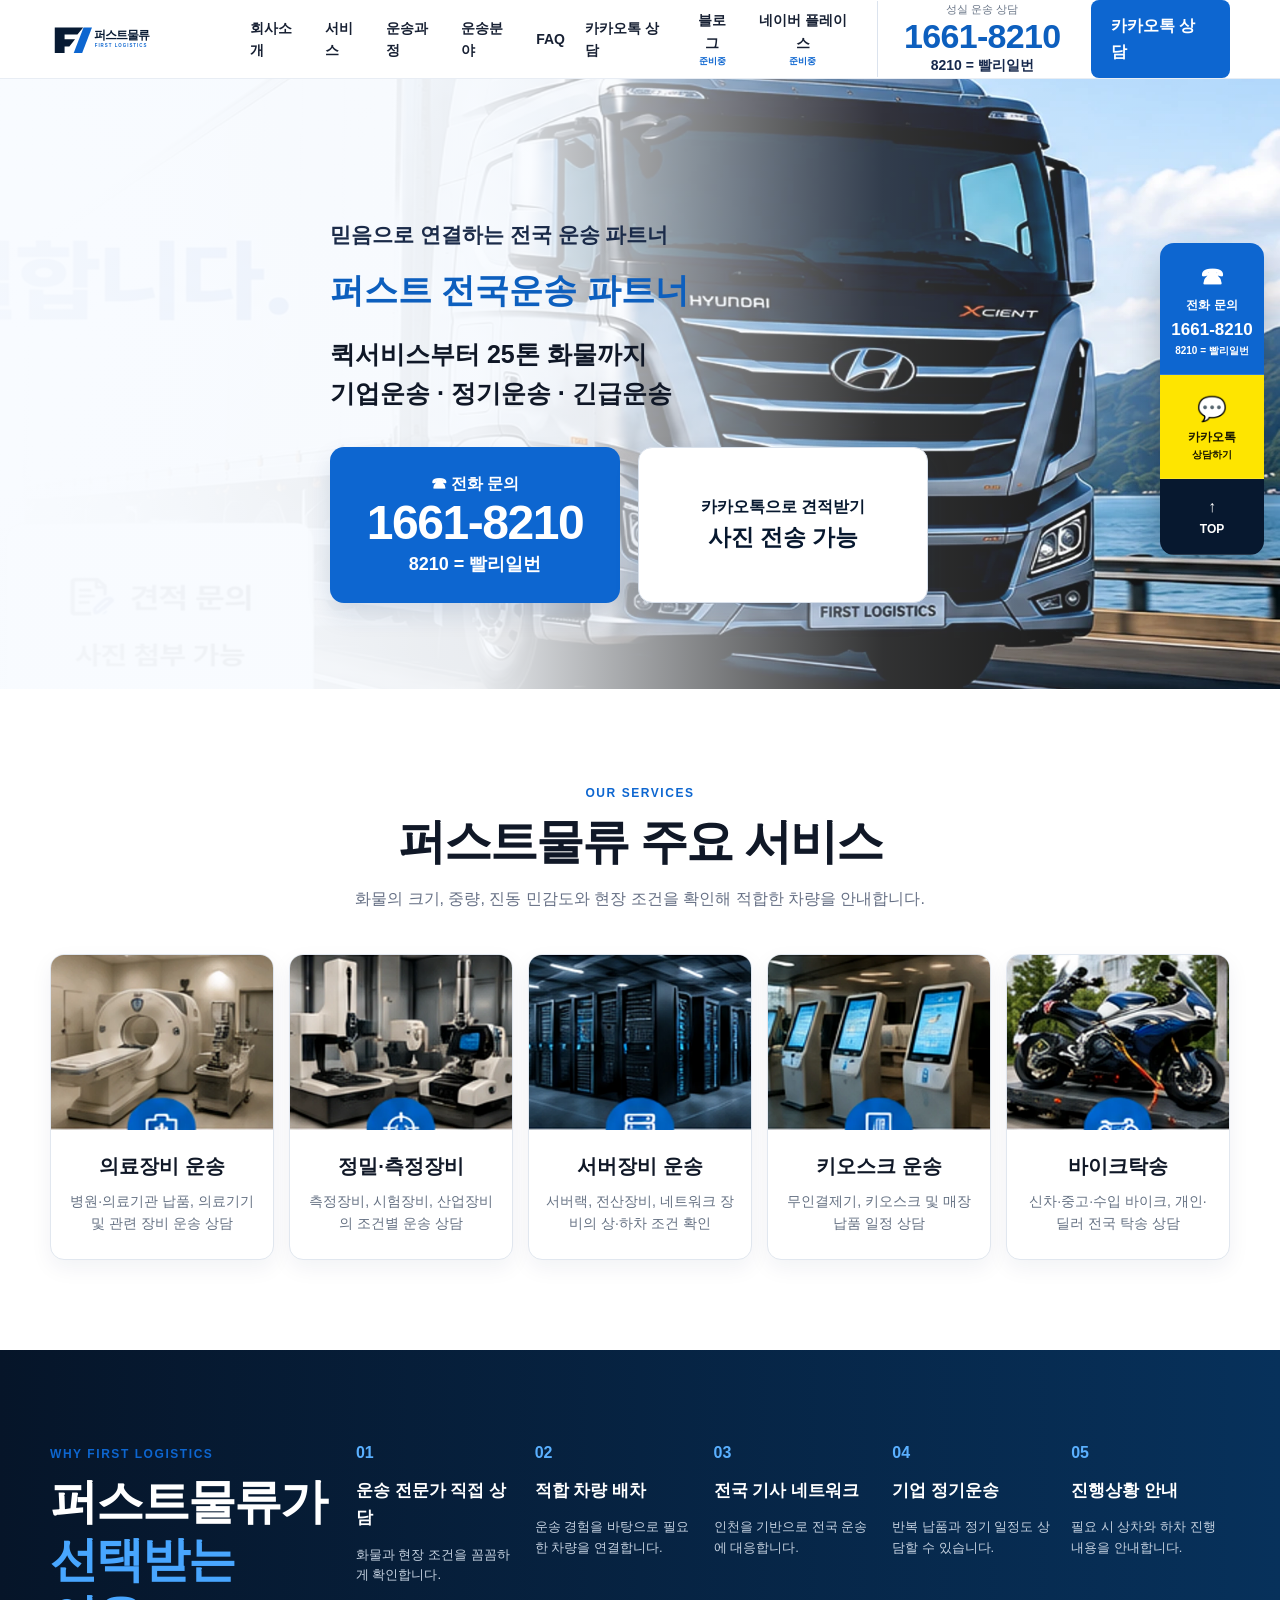
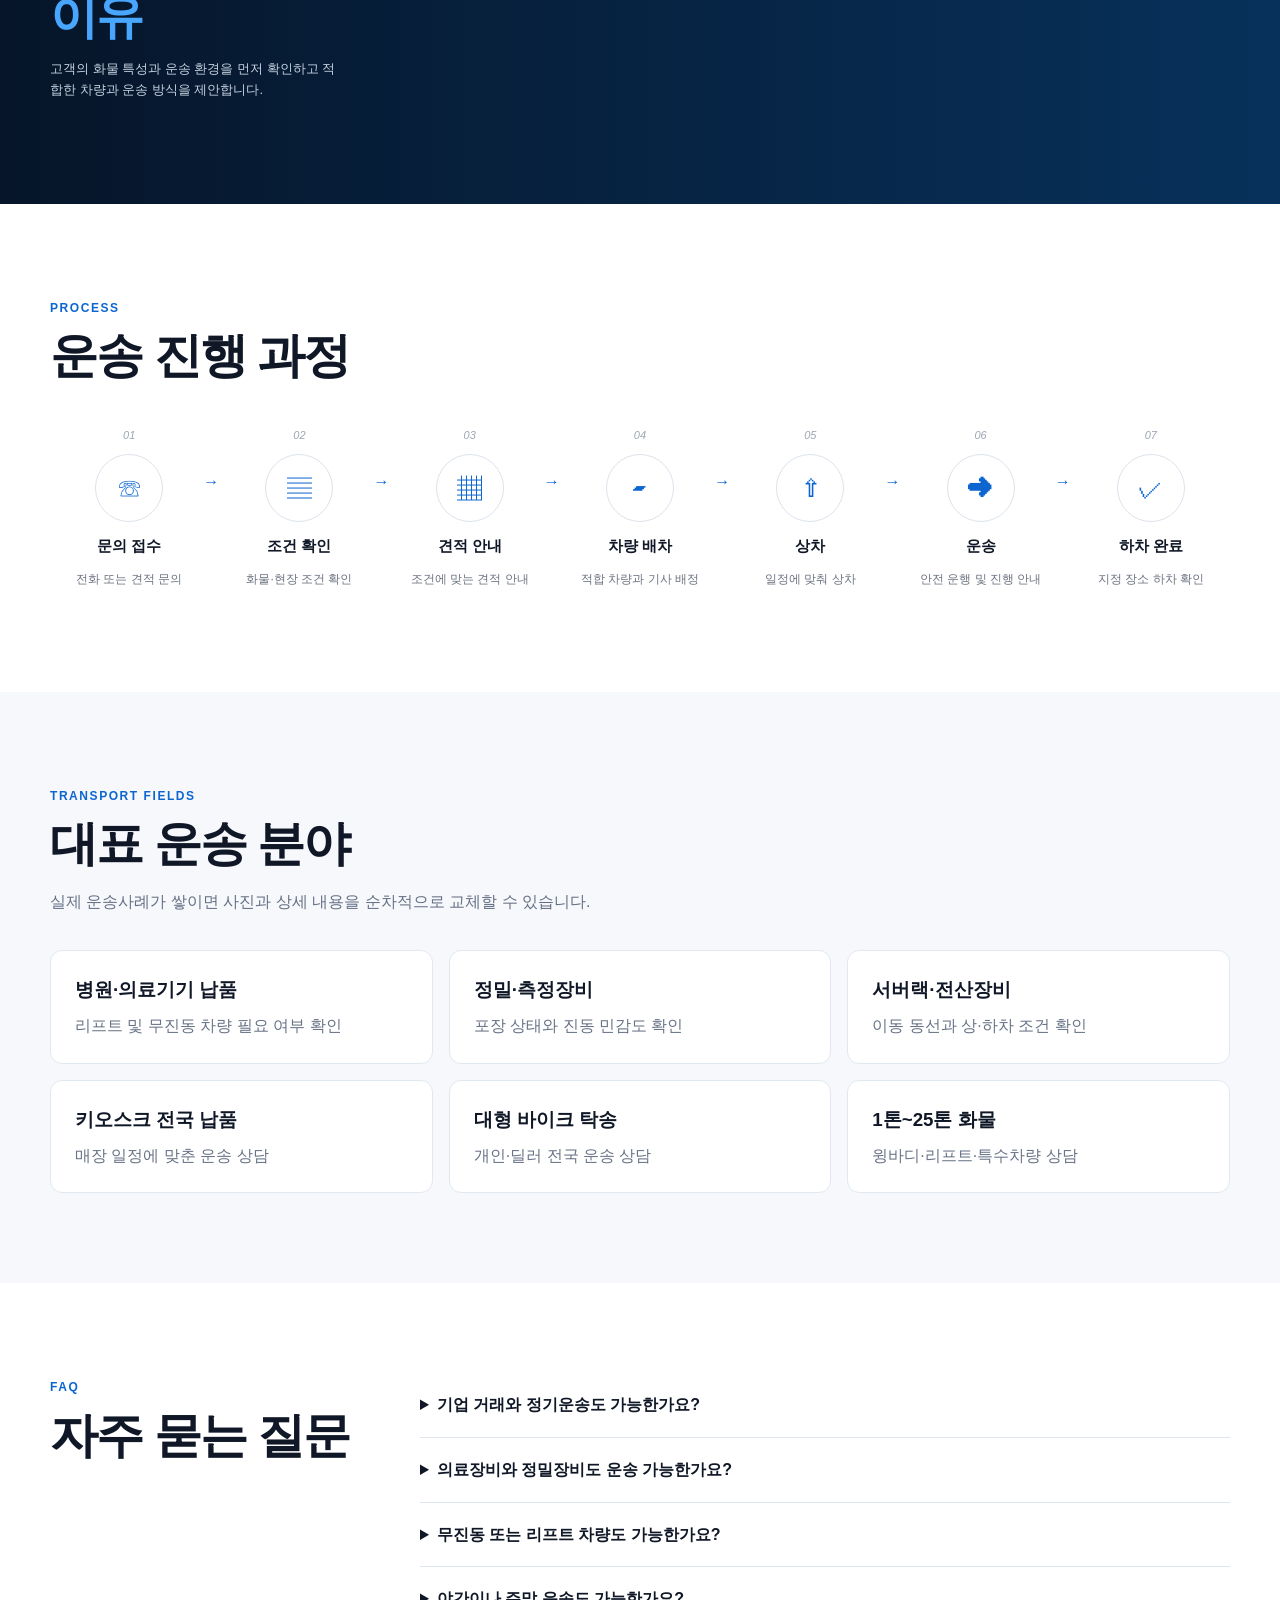
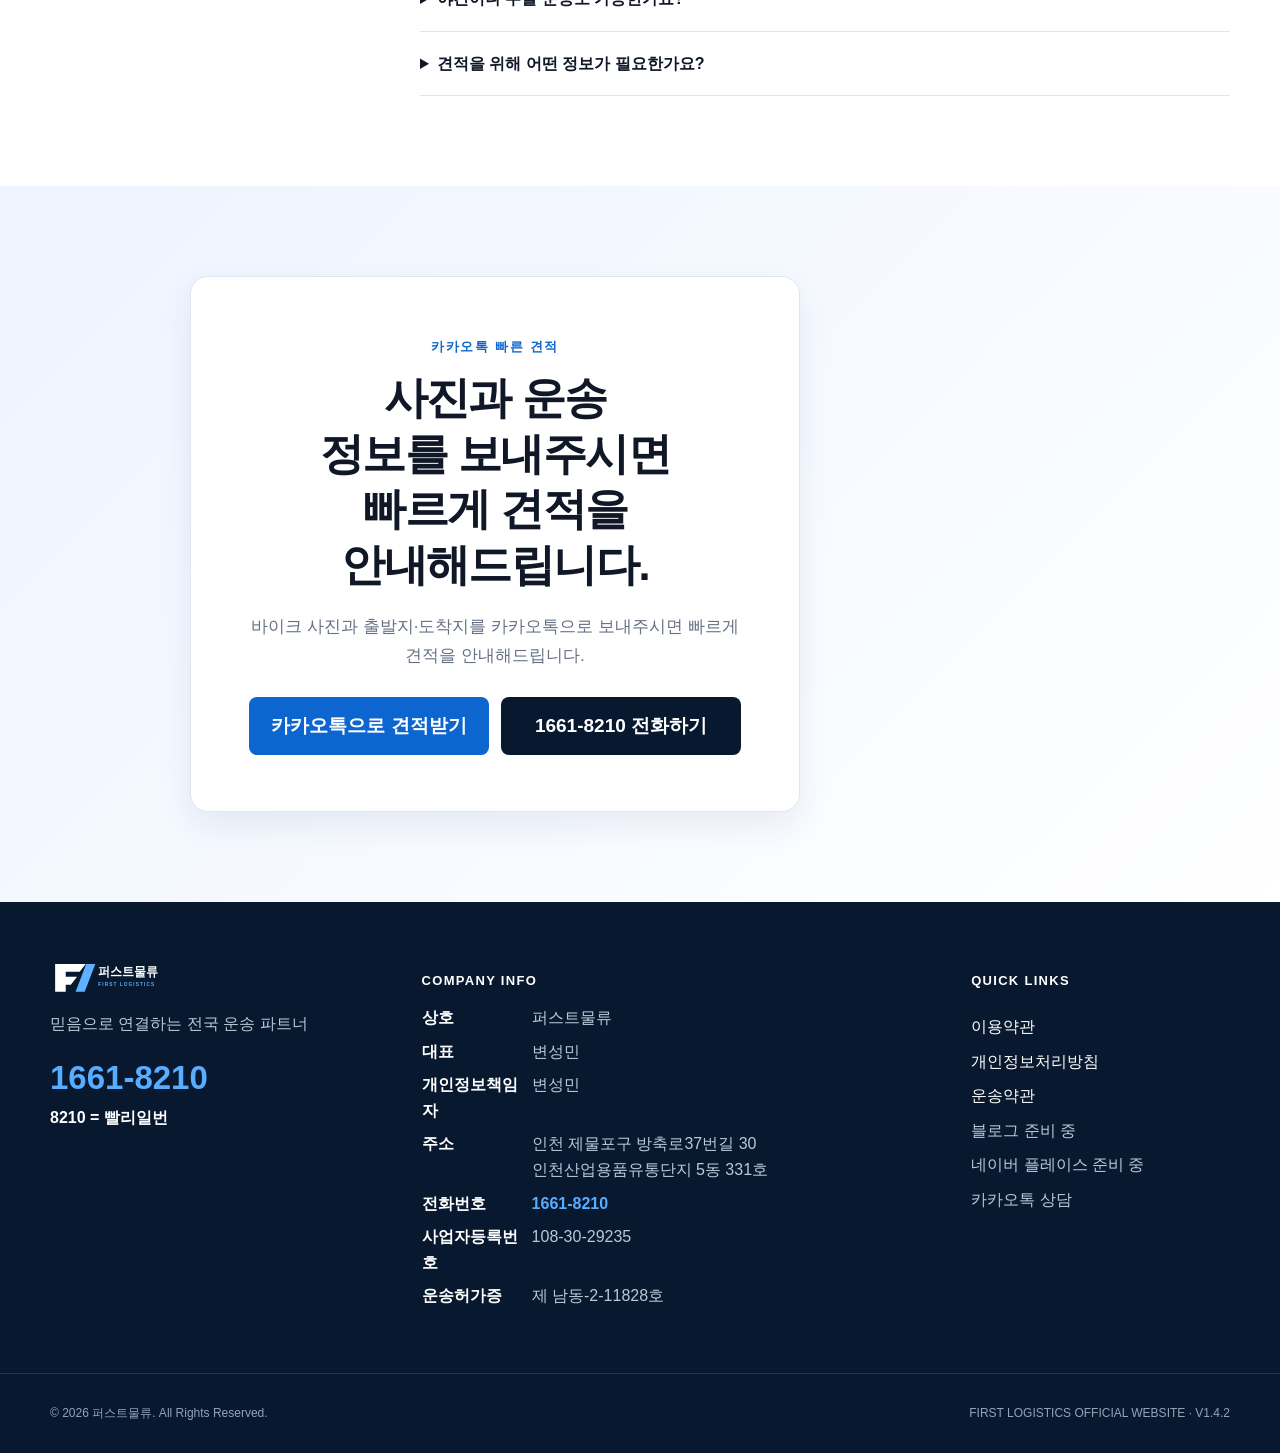
<file: index.html>
<!doctype html>
<html lang="ko">
<head>
  <meta charset="utf-8">
  <meta name="viewport" content="width=device-width,initial-scale=1">
  <title>퍼스트물류 | 믿음으로 연결하는 전국 운송 파트너</title>
  <meta name="description" content="퍼스트물류는 인천을 기반으로 의료·정밀장비, 서버장비, 키오스크, 바이크탁송, 1톤부터 25톤까지 전국 운송을 상담·배차합니다.">
  <meta name="keywords" content="퍼스트물류, 바이크탁송, 의료장비운송, 정밀장비운송, 서버장비운송, 키오스크운송, 전국화물, 인천화물, 무진동운송, 리프트화물">
  <meta name="theme-color" content="#071a33">
  <link rel="canonical" href="https://firstlogis.co.kr/">
  <meta property="og:type" content="website">
  <meta property="og:title" content="퍼스트물류 | 전국 운송 파트너">
  <meta property="og:description" content="퀵서비스부터 25톤 화물까지, 기업운송·정기운송·긴급운송">
  <meta property="og:url" content="https://firstlogis.co.kr/">
  <meta property="og:site_name" content="퍼스트물류">
  <meta property="og:image" content="https://firstlogis.co.kr/assets/hero-truck.webp">
  <meta name="twitter:card" content="summary_large_image">
  <meta name="twitter:title" content="퍼스트물류 | 전국 운송 파트너">
  <meta name="twitter:description" content="퀵서비스부터 25톤 화물까지, 기업운송·정기운송·긴급운송">
  <meta name="twitter:image" content="https://firstlogis.co.kr/assets/hero-truck.webp">
  <link rel="icon" href="assets/favicon.svg" type="image/svg+xml">
  <link rel="stylesheet" href="css/style.css">
  <script async src="https://www.googletagmanager.com/gtag/js?id=G-6EL5B8HR0W"></script>
  <script>
    window.dataLayer = window.dataLayer || [];
    function gtag(){dataLayer.push(arguments);}
    gtag('js', new Date());
    gtag('config', 'G-6EL5B8HR0W');
  </script>
  <script type="application/ld+json">
  {
    "@context":"https://schema.org",
    "@type":"Organization",
    "name":"퍼스트물류",
    "url":"https://firstlogis.co.kr/",
    "logo":"https://firstlogis.co.kr/assets/logo.svg",
    "telephone":"1661-8210",
    "address":{
      "@type":"PostalAddress",
      "streetAddress":"방축로37번길 30 인천산업용품유통단지 5동 331호",
      "addressLocality":"인천 제물포구",
      "addressCountry":"KR"
    },
    "areaServed":"대한민국"
  }
  </script>
</head>
<body>
  <a class="skip-link" href="#main">본문 바로가기</a>

  <header class="site-header">
    <div class="container header-inner">
      <a class="brand" href="#top" aria-label="퍼스트물류 홈">
        <img src="assets/logo.svg" alt="퍼스트물류">
      </a>

      <button class="menu-toggle" id="menuToggle" aria-label="메뉴 열기" aria-expanded="false">
        <span></span><span></span><span></span>
      </button>

      <nav class="main-nav" id="mainNav" aria-label="주요 메뉴">
        <a href="#about">회사소개</a>
        <a href="#services">서비스</a>
        <a href="#process">운송과정</a>
        <a href="#cases">운송분야</a>
        <a href="#faq">FAQ</a>
        <a data-kakao-link target="_blank" rel="noopener noreferrer" data-track-event="kakao_click" data-track-location="header-nav">카카오톡 상담</a>
        <button class="nav-disabled" data-pending="블로그">블로그</button>
        <button class="nav-disabled" data-pending="네이버 플레이스">네이버 플레이스</button>
      </nav>

      <div class="header-phone">
        <span>성실 운송 상담</span>
        <a data-company-phone href="tel:16618210" data-track-event="phone_click" data-track-location="header">1661-8210</a>
        <small data-phone-mnemonic>8210 = 빨리일번</small>
      </div>

      <a class="btn btn-primary" data-kakao-link target="_blank" rel="noopener noreferrer" data-track-event="kakao_click" data-track-location="header">카카오톡 상담</a>
    </div>
  </header>

  <main id="main">
    <section class="hero" id="top">
      <div class="hero-media" role="img" aria-label="전국 화물운송을 상징하는 대형 화물차"></div>
      <div class="hero-overlay"></div>

      <div class="container hero-content">
        <p class="eyebrow">믿음으로 연결하는 전국 운송 파트너</p>
        <p class="hero-partner">퍼스트 전국운송 파트너</p>
        <p class="hero-sub">퀵서비스부터 25톤 화물까지<br>기업운송 · 정기운송 · 긴급운송</p>

        <div class="hero-actions">
          <a class="phone-card" data-company-phone-link href="tel:16618210" data-track-event="phone_click" data-track-location="hero">
            <span>☎ 전화 문의</span>
            <strong data-company-phone>1661-8210</strong>
            <small data-phone-mnemonic>8210 = 빨리일번</small>
          </a>
          <a class="quote-card" data-kakao-link target="_blank" rel="noopener noreferrer" data-track-event="kakao_click" data-track-location="hero">
            <span>카카오톡으로 견적받기</span>
            <strong>사진 전송 가능</strong>
          </a>
        </div>
      </div>
    </section>

    <aside class="floating-actions" aria-label="빠른 문의">
      <a data-company-phone-link href="tel:16618210" class="float-phone" data-track-event="phone_click" data-track-location="desktop-fixed">
        <b>☎</b><span>전화 문의</span><strong data-company-phone>1661-8210</strong><small data-phone-mnemonic>8210 = 빨리일번</small>
      </a>
      <a class="float-kakao" data-kakao-link target="_blank" rel="noopener noreferrer" data-track-event="kakao_click" data-track-location="desktop-fixed">
        <b>💬</b><span>카카오톡</span><small>상담하기</small>
      </a>
      <a href="#top" class="float-top"><b>↑</b><span>TOP</span></a>
    </aside>

    <section class="section" id="services">
      <div class="container">
        <div class="section-heading">
          <span>OUR SERVICES</span>
          <h2>퍼스트물류 주요 서비스</h2>
          <p>화물의 크기, 중량, 진동 민감도와 현장 조건을 확인해 적합한 차량을 안내합니다.</p>
        </div>

        <div class="service-grid">
          <article class="service-card">
            <img src="assets/service-medical.webp" alt="의료장비 운송 이미지" loading="lazy">
            <div><h3>의료장비 운송</h3><p>병원·의료기관 납품, 의료기기 및 관련 장비 운송 상담</p></div>
          </article>
          <article class="service-card">
            <img src="assets/service-precision.webp" alt="정밀 측정장비 운송 이미지" loading="lazy">
            <div><h3>정밀·측정장비</h3><p>측정장비, 시험장비, 산업장비의 조건별 운송 상담</p></div>
          </article>
          <article class="service-card">
            <img src="assets/service-server.webp" alt="서버장비 운송 이미지" loading="lazy">
            <div><h3>서버장비 운송</h3><p>서버랙, 전산장비, 네트워크 장비의 상·하차 조건 확인</p></div>
          </article>
          <article class="service-card">
            <img src="assets/service-kiosk.webp" alt="키오스크 운송 이미지" loading="lazy">
            <div><h3>키오스크 운송</h3><p>무인결제기, 키오스크 및 매장 납품 일정 상담</p></div>
          </article>
          <article class="service-card">
            <img src="assets/service-bike.webp" alt="바이크탁송 이미지" loading="lazy">
            <div><h3>바이크탁송</h3><p>신차·중고·수입 바이크, 개인·딜러 전국 탁송 상담</p></div>
          </article>
        </div>
      </div>
    </section>

    <section class="section why-section" id="about">
      <div class="container why-grid">
        <div class="why-intro">
          <span>WHY FIRST LOGISTICS</span>
          <h2>퍼스트물류가<br><strong>선택받는 이유</strong></h2>
          <p>고객의 화물 특성과 운송 환경을 먼저 확인하고 적합한 차량과 운송 방식을 제안합니다.</p>
        </div>
        <div class="why-item"><b>01</b><h3>운송 전문가 직접 상담</h3><p>화물과 현장 조건을 꼼꼼하게 확인합니다.</p></div>
        <div class="why-item"><b>02</b><h3>적합 차량 배차</h3><p>운송 경험을 바탕으로 필요한 차량을 연결합니다.</p></div>
        <div class="why-item"><b>03</b><h3>전국 기사 네트워크</h3><p>인천을 기반으로 전국 운송에 대응합니다.</p></div>
        <div class="why-item"><b>04</b><h3>기업 정기운송</h3><p>반복 납품과 정기 일정도 상담할 수 있습니다.</p></div>
        <div class="why-item"><b>05</b><h3>진행상황 안내</h3><p>필요 시 상차와 하차 진행 내용을 안내합니다.</p></div>
      </div>
    </section>

    <section class="section" id="process">
      <div class="container">
        <div class="section-heading left">
          <span>PROCESS</span>
          <h2>운송 진행 과정</h2>
        </div>
        <div class="process-grid">
          <div><em>01</em><i>☏</i><h3>문의 접수</h3><p>전화 또는 견적 문의</p></div>
          <div><em>02</em><i>▤</i><h3>조건 확인</h3><p>화물·현장 조건 확인</p></div>
          <div><em>03</em><i>▦</i><h3>견적 안내</h3><p>조건에 맞는 견적 안내</p></div>
          <div><em>04</em><i>▰</i><h3>차량 배차</h3><p>적합 차량과 기사 배정</p></div>
          <div><em>05</em><i>⇧</i><h3>상차</h3><p>일정에 맞춰 상차</p></div>
          <div><em>06</em><i>➜</i><h3>운송</h3><p>안전 운행 및 진행 안내</p></div>
          <div><em>07</em><i>✓</i><h3>하차 완료</h3><p>지정 장소 하차 확인</p></div>
        </div>
      </div>
    </section>

    <section class="section cases-section" id="cases">
      <div class="container">
        <div class="section-heading left">
          <span>TRANSPORT FIELDS</span>
          <h2>대표 운송 분야</h2>
          <p>실제 운송사례가 쌓이면 사진과 상세 내용을 순차적으로 교체할 수 있습니다.</p>
        </div>
        <div class="case-grid">
          <article><h3>병원·의료기기 납품</h3><p>리프트 및 무진동 차량 필요 여부 확인</p></article>
          <article><h3>정밀·측정장비</h3><p>포장 상태와 진동 민감도 확인</p></article>
          <article><h3>서버랙·전산장비</h3><p>이동 동선과 상·하차 조건 확인</p></article>
          <article><h3>키오스크 전국 납품</h3><p>매장 일정에 맞춘 운송 상담</p></article>
          <article><h3>대형 바이크 탁송</h3><p>개인·딜러 전국 운송 상담</p></article>
          <article><h3>1톤~25톤 화물</h3><p>윙바디·리프트·특수차량 상담</p></article>
        </div>
      </div>
    </section>

    <section class="section" id="faq">
      <div class="container faq-layout">
        <div class="section-heading left">
          <span>FAQ</span>
          <h2>자주 묻는 질문</h2>
        </div>
        <div class="faq-list">
          <details><summary>기업 거래와 정기운송도 가능한가요?</summary><p>가능합니다. 납품 일정과 물량, 반복 횟수를 확인해 상담합니다.</p></details>
          <details><summary>의료장비와 정밀장비도 운송 가능한가요?</summary><p>크기, 중량, 진동 민감도, 포장 상태와 현장 조건을 확인한 뒤 배차 가능 여부를 안내합니다.</p></details>
          <details><summary>무진동 또는 리프트 차량도 가능한가요?</summary><p>지역, 일정, 화물 조건에 따라 가능 여부를 확인해 안내합니다.</p></details>
          <details><summary>야간이나 주말 운송도 가능한가요?</summary><p>차량 상황과 일정에 따라 달라질 수 있어 사전 상담이 필요합니다.</p></details>
          <details><summary>견적을 위해 어떤 정보가 필요한가요?</summary><p>출발지, 도착지, 운송일, 품목, 크기, 중량, 현장 조건과 사진을 보내주시면 더 정확하게 안내할 수 있습니다.</p></details>
        </div>
      </div>
    </section>

    <section class="section quote-section" id="quote">
      <div class="container quote-layout kakao-quote-layout">
        <div class="quote-copy">
          <span>카카오톡 빠른 견적</span>
          <h2>사진과 운송 정보를 보내주시면<br>빠르게 견적을 안내해드립니다.</h2>
          <p class="kakao-guide">바이크 사진과 출발지·도착지를 카카오톡으로 보내주시면 빠르게 견적을 안내해드립니다.</p>
          <div class="quote-cta-buttons">
            <a class="btn btn-primary" data-kakao-link target="_blank" rel="noopener noreferrer" data-track-event="kakao_click" data-track-location="quote-section">카카오톡으로 견적받기</a>
            <a class="btn btn-dark" data-company-phone-link href="tel:16618210" data-track-event="phone_click" data-track-location="quote-section">1661-8210 전화하기</a>
          </div>
        </div>
      </div>
    </section>
  </main>

  <footer class="site-footer">
    <div class="container footer-main">
      <div class="footer-brand">
        <img src="assets/logo-white.svg" alt="퍼스트물류">
        <p>믿음으로 연결하는 전국 운송 파트너</p>
        <strong data-company-phone>1661-8210</strong>
        <span data-phone-mnemonic>8210 = 빨리일번</span>
      </div>

      <div class="company-info">
        <h3>COMPANY INFO</h3>
        <dl>
          <div><dt>상호</dt><dd>퍼스트물류</dd></div>
          <div><dt>대표</dt><dd>변성민</dd></div>
          <div><dt>개인정보책임자</dt><dd>변성민</dd></div>
          <div><dt>주소</dt><dd>인천 제물포구 방축로37번길 30<br>인천산업용품유통단지 5동 331호</dd></div>
          <div><dt>전화번호</dt><dd><a data-company-phone-link href="tel:16618210" data-track-event="phone_click" data-track-location="footer">1661-8210</a></dd></div>
          <div><dt>사업자등록번호</dt><dd>108-30-29235</dd></div>
          <div><dt>운송허가증</dt><dd>제 남동-2-11828호</dd></div>
        </dl>
      </div>

      <div class="footer-links">
        <h3>QUICK LINKS</h3>
        <a href="docs/legal.html#terms">이용약관</a>
        <a href="docs/legal.html#privacy">개인정보처리방침</a>
        <a href="docs/legal.html#transport">운송약관</a>
        <button data-pending="블로그">블로그 준비 중</button>
        <button data-pending="네이버 플레이스">네이버 플레이스 준비 중</button>
        <a class="kakao-link" data-kakao-link target="_blank" rel="noopener noreferrer" data-track-event="kakao_click" data-track-location="footer">카카오톡 상담</a>
      </div>
    </div>

    <div class="footer-bottom">
      <div class="container">
        <p>© 2026 퍼스트물류. All Rights Reserved.</p>
        <p>FIRST LOGISTICS OFFICIAL WEBSITE · V1.4.2</p>
      </div>
    </div>
  </footer>

  <div class="mobile-actions">
    <a data-company-phone-link href="tel:16618210" data-track-event="phone_click" data-track-location="mobile-fixed"><b>☎ 전화</b><span data-company-phone>1661-8210</span></a>
    <a data-kakao-link target="_blank" rel="noopener noreferrer" data-track-event="kakao_click" data-track-location="mobile-fixed"><b>💬 카카오톡</b><span>견적받기</span></a>
  </div>

  <div class="toast" id="toast" role="status" aria-live="polite"></div>

  <script src="js/config.js"></script>
  <script src="js/app.js"></script>
  <script src="js/analytics.js"></script>
  <script type="text/javascript" src="//wcs.naver.net/wcslog.js"></script>
  <script type="text/javascript">
  if(!wcs_add) var wcs_add = {};
  wcs_add["wa"] = "17b223d15bdab20";
  if(window.wcs) {
    wcs_do();
  }
  </script>
</body>
</html>
</file>
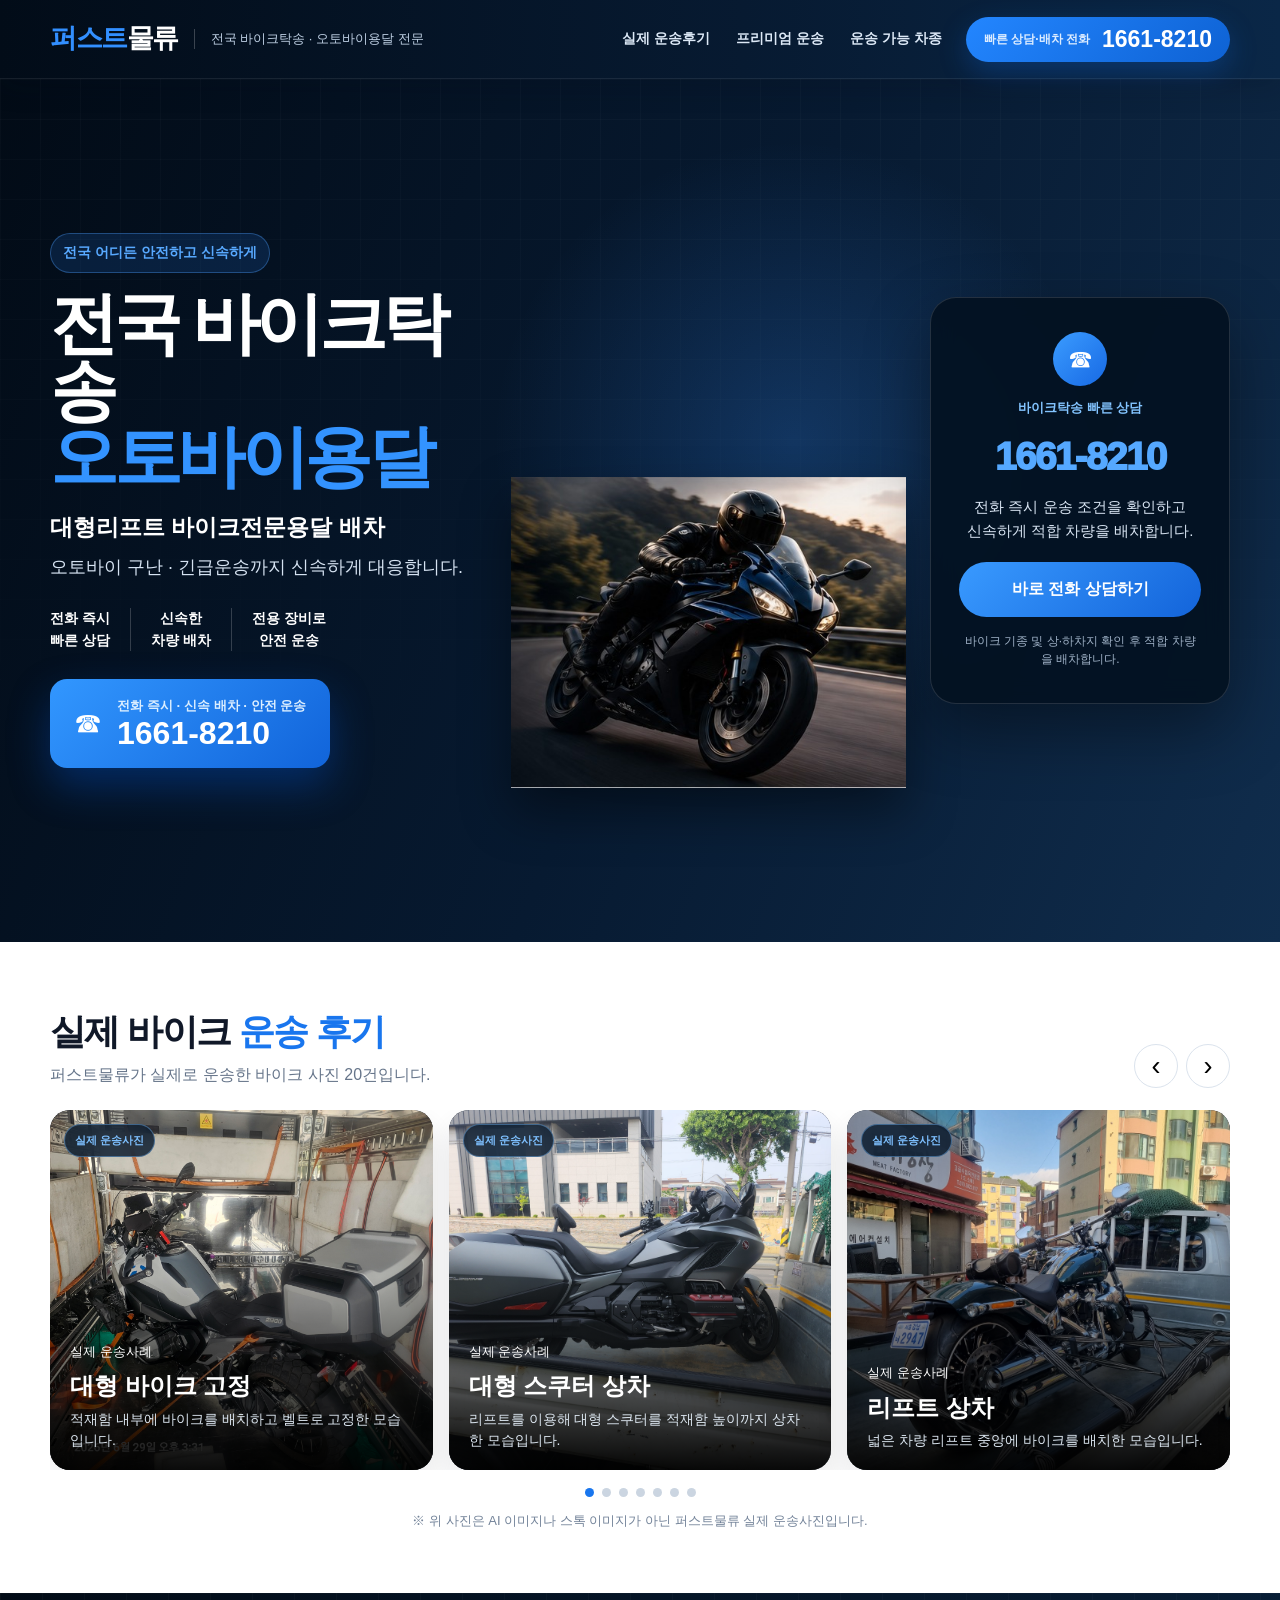
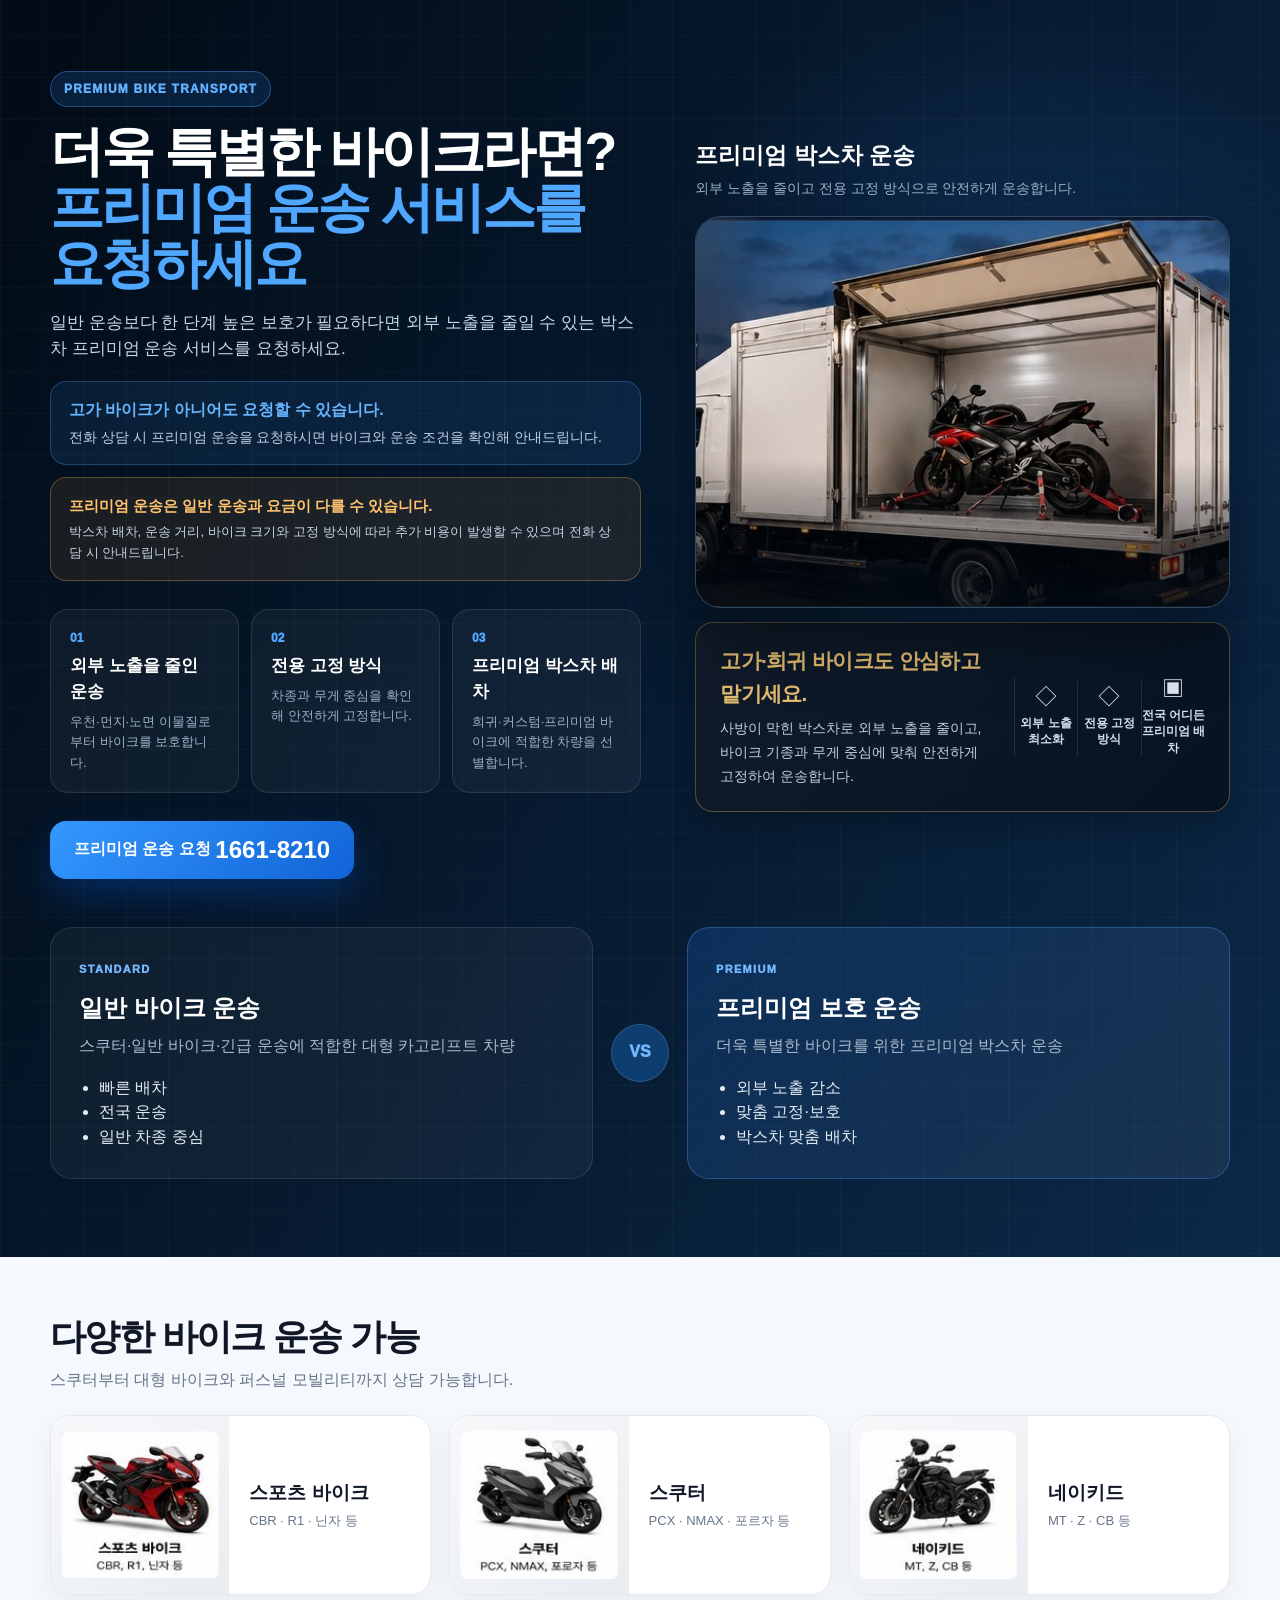
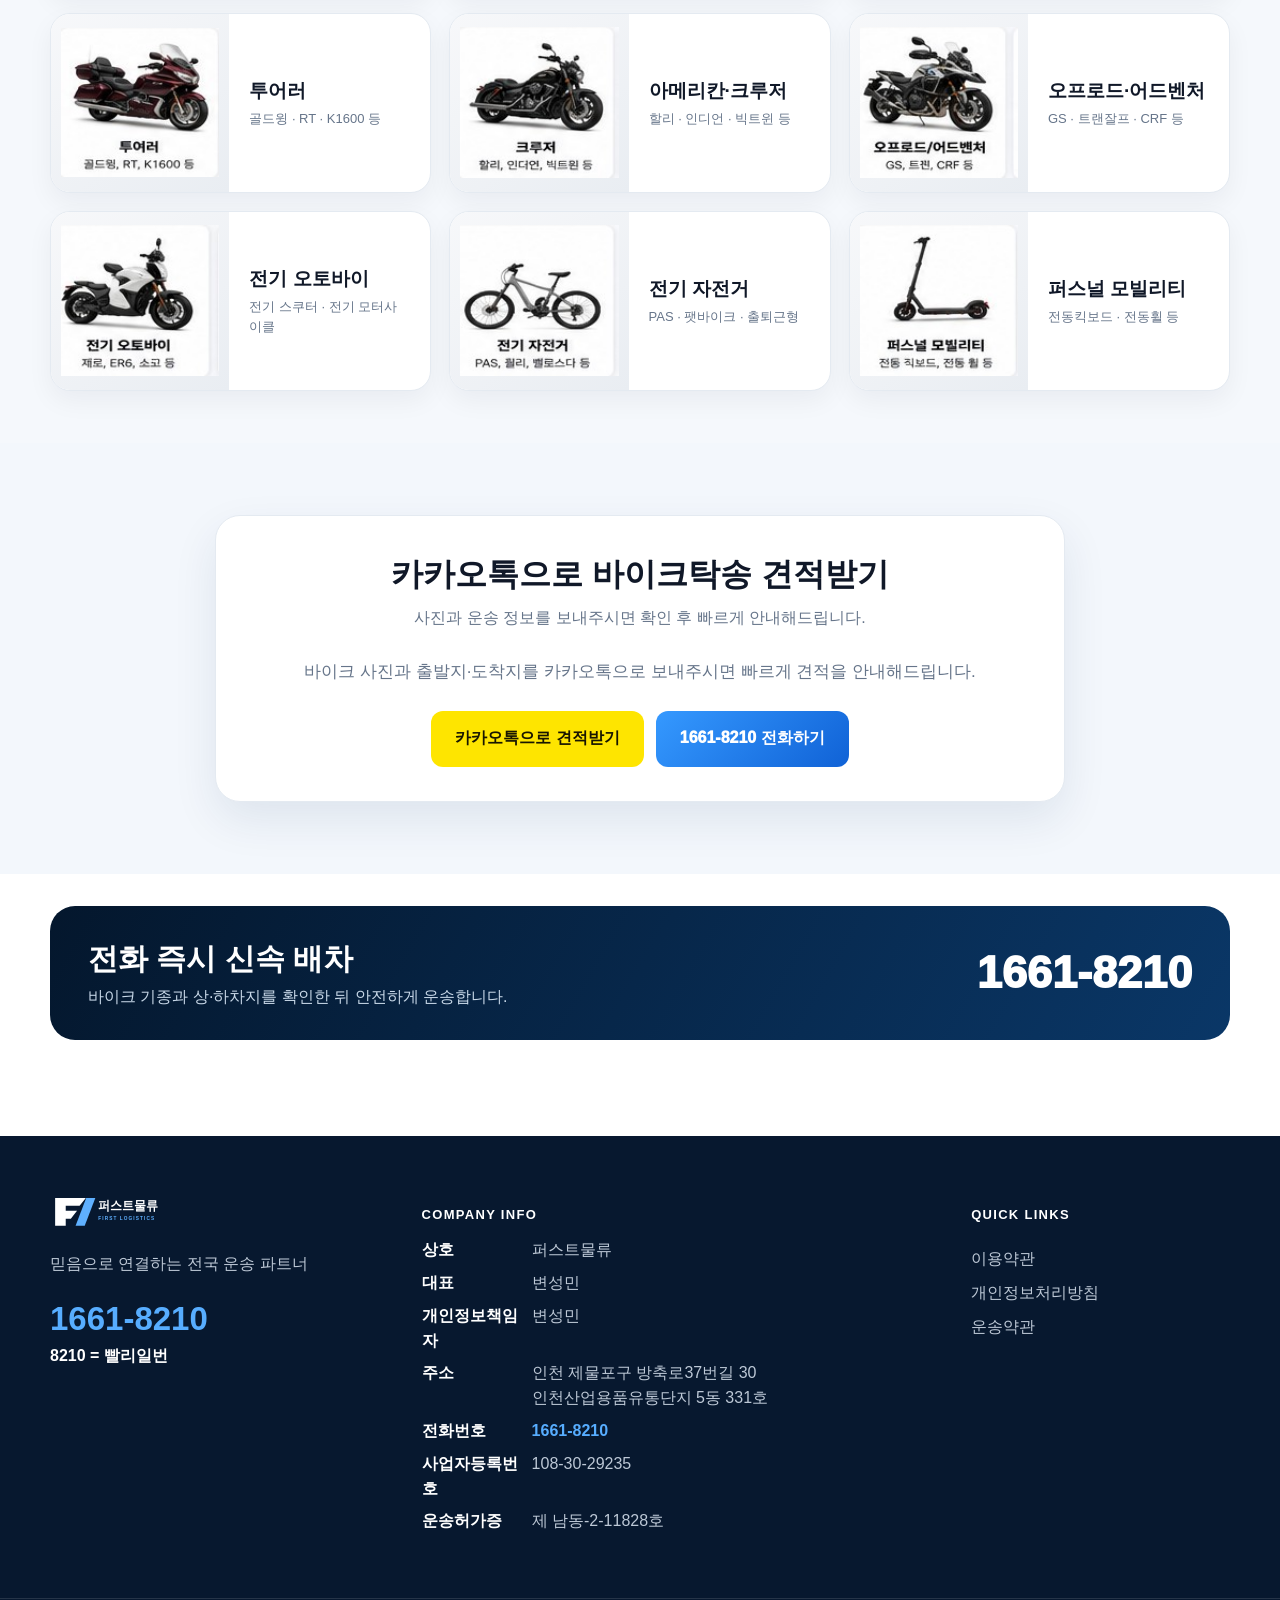
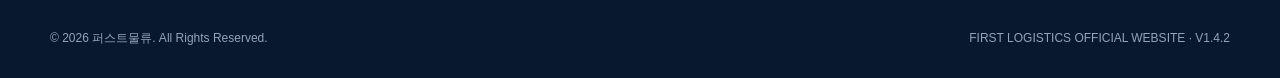
<file: bike/index.html>
<!doctype html>
<html lang="ko">
<head>
<meta charset="utf-8">
<meta name="viewport" content="width=device-width,initial-scale=1">
<title>전국 바이크탁송 · 오토바이용달 | 퍼스트물류</title>
<meta name="description" content="출발지와 도착지만 알려주세요. 운송비를 안내하고 신속하게 배차해드립니다.">
<link rel="canonical" href="https://firstlogis.co.kr/bike/">
<meta property="og:type" content="website">
<meta property="og:title" content="전국 바이크탁송 · 오토바이용달 | 퍼스트물류">
<meta property="og:description" content="출발지와 도착지만 알려주세요. 운송비를 안내하고 신속하게 배차해드립니다.">
<meta property="og:url" content="https://firstlogis.co.kr/bike/">
<meta property="og:site_name" content="퍼스트물류">
<meta property="og:image" content="https://firstlogis.co.kr/assets/bike/bike-018.jpg">
<meta property="og:image:alt" content="화물차에 고정된 바이크 실제 운송사진">
<meta name="twitter:card" content="summary_large_image">
<link rel="icon" href="../assets/favicon.svg" type="image/svg+xml">
<script async src="https://www.googletagmanager.com/gtag/js?id=G-6EL5B8HR0W"></script>
<script>
window.dataLayer = window.dataLayer || [];
function gtag(){dataLayer.push(arguments);}
gtag('js', new Date());
gtag('config', 'G-6EL5B8HR0W');
</script><style>
:root {
  --blue:#1976ee;
  --blue2:#3a99ff;
  --navy:#06182d;
  --navy2:#0b2748;
  --ink:#101828;
  --muted:#66758a;
  --line:#e4eaf1;
  --soft:#f5f8fc;
  --white:#fff;
  --max:1180px;
}
*{box-sizing:border-box}
html{scroll-behavior:smooth}
body{margin:0;font-family:Arial,"Noto Sans KR",sans-serif;color:var(--ink);background:#fff;line-height:1.55}
a{text-decoration:none;color:inherit}
button{font:inherit}
.wrap{width:min(calc(100% - 32px),var(--max));margin:auto}

.site-header{
  position:sticky;top:0;z-index:100;
  background:linear-gradient(90deg,#020c18,#071a31 58%,#0a2747);
  color:#fff;border-bottom:1px solid rgba(255,255,255,.08);
  box-shadow:0 8px 25px rgba(3,15,29,.18)
}
.header-inner{min-height:78px;display:flex;align-items:center;justify-content:space-between;gap:24px}
.brand-block{display:flex;align-items:center;gap:16px;min-width:0}
.logo{font-size:27px;font-weight:950;letter-spacing:-.055em;white-space:nowrap}
.logo .first{color:#328fff} .logo .logis{color:#fff}
.brand-tag{padding-left:16px;border-left:1px solid rgba(255,255,255,.22);font-size:13px;color:#bfd0e4;white-space:nowrap}
.header-nav{display:flex;align-items:center;gap:26px;margin-left:auto}
.header-nav a{font-size:14px;font-weight:800;color:#dce8f6}
.header-phone{display:flex;align-items:center;gap:12px;padding:11px 18px;border-radius:999px;background:linear-gradient(135deg,#2386ff,#0e62d4);font-weight:900;box-shadow:0 10px 28px rgba(16,103,220,.3)}
.header-phone small{font-size:12px;color:#dcecff} .header-phone strong{font-size:23px;line-height:1}

.hero{
  position:relative;overflow:hidden;color:#fff;
  background:
    radial-gradient(circle at 62% 42%,rgba(54,143,255,.22),transparent 32%),
    linear-gradient(112deg,#020b16 0%,#071a31 53%,#102d4d 100%);
}
.hero:before{content:"";position:absolute;inset:0;background-image:linear-gradient(rgba(255,255,255,.025) 1px,transparent 1px),linear-gradient(90deg,rgba(255,255,255,.025) 1px,transparent 1px);background-size:40px 40px;mask-image:linear-gradient(to bottom,#000,transparent 90%)}
.hero-inner{position:relative;min-height:640px;display:grid;grid-template-columns:1.05fr .95fr .72fr;align-items:center;gap:24px;padding:72px 0 92px}
.hero-copy-wrap{position:relative;z-index:3}
.eyebrow{display:inline-flex;align-items:center;padding:8px 12px;border-radius:999px;background:rgba(42,137,255,.15);border:1px solid rgba(79,161,255,.35);color:#58a9ff;font-weight:900;font-size:14px}
h1{font-size:clamp(45px,5.3vw,72px);line-height:.98;letter-spacing:-.065em;margin:18px 0 20px}
h1 span{display:block;color:#3393ff}
.hero-lead{font-size:23px;font-weight:900;margin:0}
.hero-desc{font-size:18px;color:#d6e3f2;margin:8px 0 26px}
.feature-row{display:flex;margin:0 0 28px}
.feature{padding:0 20px;text-align:center;border-right:1px solid rgba(255,255,255,.19);font-size:14px;font-weight:800}
.feature:first-child{padding-left:0} .feature:last-child{border-right:0}
.hero-phone{display:inline-flex;align-items:center;gap:15px;padding:17px 24px;border-radius:17px;background:linear-gradient(135deg,#3297ff,#1164da);box-shadow:0 18px 40px rgba(0,89,222,.35)}
.hero-phone .phone-icon{font-size:28px} .hero-phone small{display:block;color:#dbeeff;font-weight:900} .hero-phone strong{display:block;font-size:32px;line-height:1.05}

.rider-wrap{position:relative;align-self:end;height:575px;display:flex;align-items:flex-end;justify-content:center;z-index:2}
.rider-wrap:after{content:"";position:absolute;left:10%;right:10%;bottom:22px;height:50px;border-radius:50%;background:rgba(0,0,0,.48);filter:blur(18px)}
.rider-wrap img{position:relative;z-index:1;width:100%;height:100%;object-fit:contain;object-position:center bottom;filter:drop-shadow(0 24px 25px rgba(0,0,0,.42))}

.call-card{position:relative;z-index:4;background:rgba(3,16,31,.88);border:1px solid rgba(255,255,255,.13);border-radius:26px;padding:34px 28px;text-align:center;box-shadow:0 26px 64px rgba(0,0,0,.38);backdrop-filter:blur(12px)}
.call-circle{width:54px;height:54px;margin:0 auto 12px;border-radius:50%;display:grid;place-items:center;background:linear-gradient(135deg,#3b9cff,#1769e4);font-size:25px}
.call-card small{display:block;color:#83c4ff;font-weight:900}
.call-card .number{font-size:39px;color:#55a8ff;font-weight:950;letter-spacing:-.045em;margin:8px 0}
.call-card p{margin:0 0 20px;color:#dae6f4;font-size:15px}
.call-card a{display:block;padding:15px;border-radius:999px;background:linear-gradient(135deg,#399aff,#1364da);font-weight:950}
.call-helper{margin-top:15px;color:#9fb1c6;font-size:12px}

section{padding:62px 0}
.section-head{display:flex;align-items:flex-end;justify-content:space-between;gap:20px;margin-bottom:22px}
.section-head h2{margin:0;font-size:36px;letter-spacing:-.045em}
.section-head h2 span{color:var(--blue)}
.section-head p{margin:3px 0 0;color:var(--muted)}
.controls{display:flex;gap:8px}
.controls button{width:44px;height:44px;border:1px solid #dbe3ed;border-radius:50%;background:#fff;font-size:27px;cursor:pointer}
.viewport{overflow:hidden;touch-action:pan-y}
.track{display:flex;gap:16px;transition:transform .52s cubic-bezier(.22,.61,.36,1);will-change:transform}
.review-card{position:relative;flex:0 0 calc((100% - 32px)/3);height:340px;border-radius:20px;overflow:hidden;background:#101827;box-shadow:0 14px 32px rgba(15,23,42,.1)}
.review-card img{width:100%;height:100%;object-fit:cover;object-position:center}
.review-gradient{position:absolute;inset:35% 0 0;background:linear-gradient(transparent,rgba(0,0,0,.95))}
.review-copy{position:absolute;left:20px;right:20px;bottom:18px;color:#fff}
.review-copy small{font-size:13px} .review-copy h3{font-size:24px;margin:4px 0} .review-copy p{font-size:14px;color:#dbe5ef;margin:0}
.dots{display:flex;justify-content:center;gap:8px;margin-top:18px}
.dot{width:9px;height:9px;padding:0;border:0;border-radius:50%;background:#cbd5e1;cursor:pointer} .dot.active{background:var(--blue)}

.categories{background:var(--soft);padding-top:52px;padding-bottom:52px}
.category-grid{display:grid;grid-template-columns:repeat(3,1fr);gap:18px}
.category-card{display:grid;grid-template-columns:47% 53%;min-height:180px;background:#fff;border:1px solid var(--line);border-radius:20px;overflow:hidden;box-shadow:0 10px 26px rgba(15,23,42,.05)}
.category-image{display:flex;align-items:center;justify-content:center;background:linear-gradient(145deg,#f7f8fa,#e9edf2);padding:10px}
.category-image img{width:100%;height:100%;max-height:165px;object-fit:contain;object-position:center}
.category-copy{display:flex;flex-direction:column;justify-content:center;padding:20px}
.category-copy h3{font-size:19px;margin:0 0 4px} .category-copy p{font-size:13px;color:var(--muted);margin:0}


.premium-section{
  position:relative;
  overflow:hidden;
  padding:78px 0;
  color:#fff;
  background:
    radial-gradient(circle at 78% 30%,rgba(48,143,255,.2),transparent 28%),
    linear-gradient(120deg,#020b16,#071b31 55%,#0b2948);
}
.premium-section:before{
  content:"";
  position:absolute;inset:0;
  background-image:
    linear-gradient(rgba(255,255,255,.025) 1px,transparent 1px),
    linear-gradient(90deg,rgba(255,255,255,.025) 1px,transparent 1px);
  background-size:42px 42px;
}
.premium-section .wrap{position:relative;z-index:1}
.premium-hero{
  display:grid;
  grid-template-columns:1.05fr .95fr;
  gap:54px;
  align-items:center;
}
.premium-badge{
  display:inline-flex;
  padding:8px 13px;
  border-radius:999px;
  background:rgba(49,144,255,.15);
  border:1px solid rgba(80,165,255,.35);
  color:#62b1ff;
  font-size:12px;
  font-weight:950;
  letter-spacing:.1em;
}
.premium-copy h2{
  margin:17px 0 18px;
  font-size:clamp(38px,4.2vw,58px);
  line-height:1.04;
  letter-spacing:-.055em;
}
.premium-copy h2 strong{color:#4fa7ff}
.premium-copy>p{
  margin:0;
  max-width:670px;
  color:#c7d6e7;
  font-size:17px;
}

.premium-choice-note{
  margin-top:18px;
  padding:16px 18px;
  border-radius:16px;
  background:rgba(54,151,255,.11);
  border:1px solid rgba(82,170,255,.28);
}
.premium-choice-note strong{
  display:block;
  color:#67b5ff;
  font-size:16px;
}
.premium-choice-note span{
  display:block;
  margin-top:4px;
  color:#c1d1e2;
  font-size:14px;
}

.premium-points{
  display:grid;
  grid-template-columns:repeat(3,1fr);
  gap:12px;
  margin:28px 0;
}
.premium-points>div{
  min-height:150px;
  padding:19px;
  border-radius:18px;
  border:1px solid rgba(255,255,255,.1);
  background:rgba(255,255,255,.045);
}
.premium-points span{
  display:block;
  color:#51a7ff;
  font-size:12px;
  font-weight:950;
}
.premium-points strong{
  display:block;
  margin:5px 0 7px;
  font-size:17px;
}
.premium-points p{
  margin:0;
  color:#9fb0c4;
  font-size:13px;
}
.premium-phone{
  display:inline-flex;
  align-items:center;
  justify-content:center;
  min-height:58px;
  padding:0 24px;
  border-radius:16px;
  background:linear-gradient(135deg,#3499ff,#1163d7);
  box-shadow:0 16px 36px rgba(0,91,218,.3);
  font-weight:900;
}
.premium-phone strong{font-size:24px}

.premium-visual{
  position:relative;
  min-height:480px;
  display:flex;
  flex-direction:column;
  align-items:center;
  justify-content:center;
}
.premium-truck{
  position:relative;
  width:min(100%,520px);
  height:330px;
  filter:drop-shadow(0 28px 40px rgba(0,0,0,.45));
}
.truck-roof{
  position:absolute;
  left:8%;right:8%;top:0;height:38px;
  border-radius:22px 22px 5px 5px;
  background:linear-gradient(180deg,#dce8f5,#9fb3c7);
}
.truck-box{
  position:absolute;
  left:4%;right:4%;top:28px;height:245px;
  border:5px solid #9eb3c6;
  border-radius:12px;
  overflow:hidden;
  background:
    linear-gradient(135deg,rgba(26,54,83,.96),rgba(4,17,31,.98)),
    repeating-linear-gradient(90deg,transparent 0 48px,rgba(255,255,255,.04) 49px 50px);
}
.truck-box:before{
  content:"";
  position:absolute;
  inset:15px;
  border:1px solid rgba(255,255,255,.13);
  border-radius:8px;
}
.truck-light{
  position:absolute;left:28px;right:28px;top:19px;height:5px;
  background:linear-gradient(90deg,transparent,#58aeff,transparent);
  filter:drop-shadow(0 0 8px #58aeff);
}
.bike-silhouette{
  position:absolute;
  left:50%;bottom:45px;
  width:300px;height:145px;
  transform:translateX(-50%);
}
.wheel{
  position:absolute;bottom:0;
  width:76px;height:76px;border-radius:50%;
  border:9px solid #121a24;
  box-shadow:inset 0 0 0 4px #8997a5;
}
.wheel:after{
  content:"";position:absolute;inset:18px;border-radius:50%;background:#4b5967
}
.wheel-left{left:20px}.wheel-right{right:20px}
.bike-body{
  position:absolute;
  left:72px;right:69px;bottom:51px;height:51px;
  background:linear-gradient(135deg,#328fff,#0b4fa8);
  clip-path:polygon(0 65%,26% 15%,63% 0,100% 44%,82% 100%,22% 100%);
  filter:drop-shadow(0 5px 8px rgba(0,0,0,.45));
}
.bike-handle{
  position:absolute;right:62px;bottom:96px;width:78px;height:8px;
  background:#8ea0b2;transform:rotate(-17deg);border-radius:8px
}
.secure-lines span{
  position:absolute;
  bottom:38px;
  width:3px;height:138px;
  background:linear-gradient(#f8c645,#d88600);
  transform-origin:bottom;
}
.secure-lines span:first-child{left:28%;transform:rotate(25deg)}
.secure-lines span:last-child{right:28%;transform:rotate(-25deg)}
.truck-lift{
  position:absolute;
  left:12%;right:12%;bottom:18px;height:45px;
  border-radius:4px 4px 14px 14px;
  background:linear-gradient(180deg,#7f8f9f,#3b4957);
  transform:perspective(200px) rotateX(16deg);
}
.premium-caption{
  text-align:center;
  margin-top:10px;
}
.premium-caption strong{display:block;font-size:20px}
.premium-caption span{color:#91a7bf;font-size:13px}

.premium-compare{
  display:grid;
  grid-template-columns:1fr auto 1fr;
  gap:18px;
  align-items:center;
  margin-top:48px;
}
.compare-card{
  min-height:230px;
  padding:28px;
  border-radius:22px;
  border:1px solid rgba(255,255,255,.1);
}
.compare-card.standard{background:rgba(255,255,255,.045)}
.compare-card.premium{
  background:linear-gradient(135deg,rgba(29,112,222,.22),rgba(255,255,255,.055));
  border-color:rgba(70,158,255,.34);
}
.compare-label{
  display:inline-block;
  color:#75baff;
  font-size:11px;
  font-weight:950;
  letter-spacing:.12em;
}
.compare-card h3{font-size:24px;margin:8px 0}
.compare-card p{color:#abbacd;margin:0 0 17px}
.compare-card ul{
  margin:0;padding-left:20px;color:#e4edf6
}
.compare-divider{
  width:58px;height:58px;
  display:grid;place-items:center;
  border-radius:50%;
  background:#0e3d70;
  border:1px solid rgba(255,255,255,.13);
  font-weight:950;
  color:#73b8ff;
}



.premium-image-head{
  width:100%;
  margin-bottom:16px;
  text-align:left;
}
.premium-image-head strong{
  display:block;
  color:#fff;
  font-size:23px;
}
.premium-image-head span{
  display:block;
  margin-top:5px;
  color:#9fb4ca;
  font-size:14px;
}
.premium-price-notice{
  margin-top:12px;
  padding:16px 18px;
  border-radius:16px;
  background:rgba(255,169,64,.09);
  border:1px solid rgba(255,181,85,.3);
}
.premium-price-notice strong{
  display:block;
  color:#ffc36e;
  font-size:15px;
}
.premium-price-notice span{
  display:block;
  margin-top:5px;
  color:#c8d5e4;
  font-size:13px;
  line-height:1.6;
}
.premium-photo-label,
.premium-caption{
  display:none!important;
}


.premium-photo-frame{
  overflow:hidden;
}
.premium-photo-frame img{
  height:360px;
  object-fit:cover;
  object-position:center;
}
.premium-image-message{
  width:100%;
  margin-top:14px;
  display:grid;
  grid-template-columns:1.35fr .95fr;
  gap:22px;
  align-items:center;
  padding:22px 24px;
  border-radius:18px;
  border:1px solid rgba(230,182,91,.35);
  background:
    linear-gradient(135deg,rgba(18,28,42,.97),rgba(5,19,36,.98));
  box-shadow:0 16px 36px rgba(0,0,0,.24);
}
.premium-message-copy strong{
  display:block;
  color:#e4bd71;
  font-size:21px;
  letter-spacing:-.03em;
}
.premium-message-copy p{
  margin:7px 0 0;
  color:#c5d0dc;
  font-size:14px;
  line-height:1.7;
}
.premium-message-icons{
  display:grid;
  grid-template-columns:repeat(3,1fr);
  border-left:1px solid rgba(255,255,255,.12);
}
.premium-message-icons div{
  min-height:74px;
  display:flex;
  flex-direction:column;
  align-items:center;
  justify-content:center;
  text-align:center;
  border-right:1px solid rgba(255,255,255,.1);
}
.premium-message-icons div:last-child{border-right:0}
.premium-message-icons span{
  color:#dfe8f2;
  font-size:22px;
  line-height:1;
}
.premium-message-icons b{
  margin-top:7px;
  color:#d2deea;
  font-size:12px;
  line-height:1.35;
}

.premium-photo-visual{min-height:500px}
.premium-photo-frame{
  position:relative;
  width:100%;
  overflow:hidden;
  border-radius:26px;
  border:1px solid rgba(130,191,255,.35);
  background:#020b16;
  box-shadow:
    0 30px 70px rgba(0,0,0,.48),
    0 0 0 1px rgba(255,255,255,.04) inset;
}
.premium-photo-frame img{
  display:block;
  width:100%;
  height:390px;
  object-fit:cover;
  object-position:center;
}
.premium-photo-frame:after{
  content:"";
  position:absolute;
  inset:0;
  pointer-events:none;
  background:
    linear-gradient(180deg,rgba(255,255,255,.05),transparent 20%),
    linear-gradient(0deg,rgba(1,9,18,.86),transparent 38%);
}
.premium-photo-shine{
  position:absolute;
  top:-20%;
  left:-35%;
  z-index:2;
  width:35%;
  height:145%;
  transform:rotate(18deg);
  background:linear-gradient(90deg,transparent,rgba(255,255,255,.18),transparent);
  animation:premiumShine 5.5s ease-in-out infinite;
}
@keyframes premiumShine{
  0%,35%{left:-35%}
  70%,100%{left:125%}
}
.premium-photo-label{
  position:absolute;
  left:24px;right:24px;bottom:22px;
  z-index:3;
  display:flex;
  flex-direction:column;
}
.premium-photo-label span{
  color:#65b2ff;
  font-size:11px;
  font-weight:950;
  letter-spacing:.12em;
}
.premium-photo-label strong{
  margin-top:4px;
  font-size:23px;
  color:#fff;
}
.premium-caption{margin-top:18px}
.premium-caption strong{font-size:22px}
.premium-caption span{display:block;margin-top:4px}

.bottom-cta{padding:32px 0 96px}
.bottom-box{display:flex;align-items:center;justify-content:space-between;gap:24px;padding:30px 38px;border-radius:25px;background:linear-gradient(120deg,#04172d,#0a3767);color:#fff}
.bottom-box h2{font-size:30px;margin:0 0 3px} .bottom-box p{color:#c8d8e8;margin:0}
.bottom-number{font-size:45px;font-weight:950;white-space:nowrap}
.quote-section{padding:72px 0;background:#f3f7fc}
.bike-quote{max-width:850px;margin:auto;padding:34px;border:1px solid var(--line);border-radius:25px;background:#fff;box-shadow:0 18px 45px rgba(9,44,84,.09)}
.bike-quote-head{text-align:center;margin-bottom:27px}.bike-quote-head h2{margin:0 0 7px;font-size:32px}.bike-quote-head p{margin:0;color:var(--muted)}
.bike-form-row{display:grid;grid-template-columns:1fr 1fr;gap:14px}.bike-quote label{display:block;margin-bottom:15px;font-size:14px;font-weight:900}
.bike-quote input,.bike-quote textarea{width:100%;margin-top:7px;padding:12px;border:1px solid #ccd7e5;border-radius:10px;background:#fff;font:inherit}
.bike-upload{margin:0 0 16px;padding:15px;border:1px dashed #9db1c8;border-radius:12px;background:#f8fbff}.bike-upload legend{padding:0 5px;font-size:14px;font-weight:900}.bike-upload input{border:0;padding:5px 0}.bike-upload small{display:block;color:var(--muted)}
.bike-privacy{display:flex!important;align-items:center;gap:8px}.bike-privacy input{width:auto;margin:0}.bike-privacy a{text-decoration:underline;color:#1267d6}
.bike-submit{width:100%;padding:15px;border:0;border-radius:12px;background:linear-gradient(135deg,#3599ff,#1062d6);color:#fff;font-weight:950;cursor:pointer}.bike-submit:disabled{cursor:wait;opacity:.7}
.bike-kakao-guide{max-width:680px;margin:0 auto 24px;color:var(--muted);font-size:17px;line-height:1.7;text-align:center;word-break:keep-all}.bike-quote-actions{display:flex;justify-content:center;gap:12px}.bike-kakao-button,.bike-phone-button{display:inline-flex;align-items:center;justify-content:center;min-height:56px;padding:14px 24px;border-radius:12px;font-weight:950}.bike-kakao-button{background:#fee500;color:#181600}.bike-phone-button{background:linear-gradient(135deg,#3599ff,#1062d6);color:#fff}
.hidden-field{position:absolute;left:-9999px}.file-error{min-height:1.5em;color:#b42318!important}.file-error:empty{display:none}.form-status{margin:12px 0 0;font-size:14px;font-weight:850;white-space:pre-line}.form-status.is-success{color:#087443}.form-status.is-error{color:#b42318}
.mobile-call{display:none}

@media(max-width:960px){
  .brand-tag,.header-nav{display:none}
  .hero-inner{grid-template-columns:1fr 1fr;gap:22px}
  .rider-wrap{grid-column:2;grid-row:1 / span 2}
  .call-card{grid-column:1;max-width:520px}
  .category-grid{grid-template-columns:repeat(2,1fr)}
}
@media(max-width:680px){
  .wrap{width:min(calc(100% - 22px),var(--max))}
  .header-inner{min-height:65px} .logo{font-size:22px} .header-phone{padding:9px 12px} .header-phone small{display:none} .header-phone strong{font-size:18px}
  .hero-inner{min-height:auto;display:flex;flex-direction:column;align-items:stretch;padding:40px 0 70px}
  .hero-copy-wrap{order:1}
  h1{font-size:45px}
  .hero-lead{font-size:20px} .hero-desc{font-size:16px}
  .feature-row{display:grid;grid-template-columns:repeat(3,1fr)} .feature{padding:0 8px;font-size:12px}
  .hero-phone{width:100%;justify-content:center}
  .rider-wrap{order:2;height:360px;margin-top:-20px}
  .call-card{order:3;padding:27px 20px;margin-top:-28px}
  .call-card .number{font-size:37px}
  section{padding:46px 0}
  .section-head{align-items:flex-start} .section-head h2{font-size:29px} .section-head p{font-size:14px}
  .controls{display:none}
  .review-card{flex:0 0 86%;height:315px}
  .category-grid{display:flex;overflow-x:auto;scroll-snap-type:x mandatory;padding-bottom:8px}
  .category-card{min-width:88%;grid-template-columns:44% 56%;scroll-snap-align:start}

  .premium-section{padding:56px 0}


  .premium-image-head strong{font-size:20px}
  .premium-image-head span{font-size:13px}
  .premium-price-notice{padding:14px 15px}


  .premium-photo-frame img{height:270px}
  .premium-image-message{
    grid-template-columns:1fr;
    gap:16px;
    padding:18px;
  }
  .premium-message-copy strong{font-size:18px}
  .premium-message-copy p{font-size:13px}
  .premium-message-icons{
    border-left:0;
    border-top:1px solid rgba(255,255,255,.12);
    padding-top:14px;
  }

  .premium-photo-visual{min-height:auto}
  .premium-photo-frame img{height:285px}
  .premium-photo-label{left:16px;right:16px;bottom:16px}
  .premium-photo-label strong{font-size:18px}

  .premium-hero{grid-template-columns:1fr;gap:38px}
  .premium-copy h2{font-size:39px}
  .premium-copy>p{font-size:15px}

.premium-choice-note{
  margin-top:18px;
  padding:16px 18px;
  border-radius:16px;
  background:rgba(54,151,255,.11);
  border:1px solid rgba(82,170,255,.28);
}
.premium-choice-note strong{
  display:block;
  color:#67b5ff;
  font-size:16px;
}
.premium-choice-note span{
  display:block;
  margin-top:4px;
  color:#c1d1e2;
  font-size:14px;
}

.premium-points{grid-template-columns:1fr}
  .premium-points>div{min-height:auto}
  .premium-phone{width:100%;padding:0 14px}
  .premium-phone strong{font-size:21px}
  .premium-visual{min-height:330px}
  .premium-truck{height:260px}
  .truck-box{height:195px}
  .bike-silhouette{transform:translateX(-50%) scale(.75);transform-origin:center bottom}
  .truck-lift{bottom:6px}
  .premium-compare{grid-template-columns:1fr;gap:14px}
  .compare-divider{margin:auto;width:48px;height:48px}

  .bottom-cta{padding-bottom:96px}
  .quote-section{padding:46px 0}.bike-quote{padding:25px 18px}.bike-quote-head h2{font-size:27px}.bike-form-row{grid-template-columns:1fr}.bike-quote-actions{flex-direction:column}.bike-kakao-button,.bike-phone-button{width:100%}
  .bottom-box{display:block;padding:25px 22px} .bottom-number{font-size:36px;display:block;margin-top:13px}
  .mobile-call{position:fixed;display:grid;grid-template-columns:1fr 1fr;gap:8px;left:0;right:0;bottom:0;z-index:120;padding:8px;background:#fff;border-top:1px solid var(--line);box-shadow:0 -10px 28px rgba(15,23,42,.14)}
  .mobile-call a{display:flex;align-items:center;justify-content:center;gap:9px;min-height:60px;border-radius:15px;background:linear-gradient(135deg,#3599ff,#1062d6);color:#fff;font-weight:950}
  .mobile-call .mobile-kakao{background:#fee500;color:#181600}
  .mobile-call strong{font-size:21px}
}
@media(prefers-reduced-motion:reduce){*{scroll-behavior:auto!important}.track{transition:none}}

.business-footer{background:#07182f;color:#fff}
.business-footer-main{display:grid;grid-template-columns:1fr 1.55fr .8fr;gap:48px;padding:56px 0}
.business-footer-brand img{width:190px;max-width:100%}
.business-footer-brand p{color:#bdc8d6}
.business-footer-brand strong{display:block;font-size:33px;color:#57adff}
.business-footer-brand span{font-weight:900}
.business-footer h3{font-size:13px;letter-spacing:.1em}
.business-footer-info dl{margin:0}
.business-footer-info dl div{display:grid;grid-template-columns:110px 1fr;align-items:start;margin:8px 0}
.business-footer-info dt{font-weight:900}
.business-footer-info dd{margin:0;color:#bdc8d6;word-break:keep-all}
.business-footer-info a{color:#57adff;font-weight:900}
.business-footer-links{display:flex;flex-direction:column;gap:9px}
.business-footer-links a{color:#bdc8d6}
.business-footer-bottom{border-top:1px solid rgba(255,255,255,.12);padding:18px 0}
.business-footer-bottom .wrap{display:flex;justify-content:space-between;color:#94a3b8;font-size:12px}

@media(max-width:960px){
  .business-footer-main{grid-template-columns:1fr 1fr}
  .business-footer-links{grid-column:1/-1}
  .business-footer-bottom{padding-bottom:82px}
}

@media(max-width:680px){
  .business-footer-main{grid-template-columns:1fr;gap:32px;padding:42px 0}
  .business-footer-links{grid-column:auto}
  .business-footer-info dl div{grid-template-columns:95px 1fr}
  .business-footer-bottom .wrap{flex-direction:column}
}

.actual-review-card{
  height:360px;
}
.actual-review-card img{
  width:100%;
  height:100%;
  object-fit:cover;
  object-position:center;
}
.actual-badge{
  position:absolute;
  top:14px;
  left:14px;
  z-index:3;
  padding:7px 10px;
  border-radius:999px;
  background:rgba(8,25,45,.82);
  border:1px solid rgba(120,188,255,.42);
  color:#7ec0ff;
  font-size:11px;
  font-weight:900;
  backdrop-filter:blur(8px);
}
.actual-review-card .review-copy p{
  display:-webkit-box;
  -webkit-line-clamp:2;
  -webkit-box-orient:vertical;
  overflow:hidden;
}
@media(max-width:680px){
  .actual-review-card{height:330px}
}


.actual-review-note{
  margin:14px 0 0;
  text-align:center;
  color:#738399;
  font-size:13px;
}

</style>
</head>
<body data-track-page-event="bike_page_view">
<header class="site-header">
  <div class="wrap header-inner">
    <div class="brand-block">
      <a class="logo" href="#"><span class="first">퍼스트</span><span class="logis">물류</span></a>
      <div class="brand-tag">전국 바이크탁송 · 오토바이용달 전문</div>
    </div>
    <nav class="header-nav"><a href="#reviews">실제 운송후기</a><a href="#premium">프리미엄 운송</a><a href="#categories">운송 가능 차종</a></nav>
    <a class="header-phone" href="tel:16618210" data-track-event="phone_click" data-track-location="bike-approved"><small>빠른 상담·배차 전화</small><strong>1661-8210</strong></a>
  </div>
</header>

<main>
<section class="hero">
  <div class="wrap hero-inner">
    <div class="hero-copy-wrap">
      <div class="eyebrow">전국 어디든 안전하고 신속하게</div>
      <h1>전국 바이크탁송<span>오토바이용달</span></h1>
      <p class="hero-lead">대형리프트 바이크전문용달 배차</p>
      <p class="hero-desc">오토바이 구난 · 긴급운송까지 신속하게 대응합니다.</p>
      <div class="feature-row">
        <div class="feature">전화 즉시<br>빠른 상담</div>
        <div class="feature">신속한<br>차량 배차</div>
        <div class="feature">전용 장비로<br>안전 운송</div>
      </div>
      <a class="hero-phone" href="tel:16618210" data-track-event="phone_click" data-track-location="bike-approved"><span class="phone-icon">☎</span><span><small>전화 즉시 · 신속 배차 · 안전 운송</small><strong>1661-8210</strong></span></a>
    </div>

    <div class="rider-wrap"><img src="[data-uri]" alt="파란색 스포츠 바이크 주행 이미지"></div>

    <aside class="call-card">
      <div class="call-circle">☎</div>
      <small>바이크탁송 빠른 상담</small>
      <div class="number">1661-8210</div>
      <p>전화 즉시 운송 조건을 확인하고<br>신속하게 적합 차량을 배차합니다.</p>
      <a href="tel:16618210" data-track-event="phone_click" data-track-location="bike-approved">바로 전화 상담하기</a>
      <div class="call-helper">바이크 기종 및 상·하차지 확인 후 적합 차량을 배차합니다.</div>
    </aside>
  </div>
</section>

<section id="reviews">
  <div class="wrap">
    <div class="section-head">
      <div><h2>실제 바이크 <span>운송 후기</span></h2><p>퍼스트물류가 실제로 운송한 바이크 사진 20건입니다.</p></div>
      <div class="controls"><button id="prev" aria-label="이전 후기">‹</button><button id="next" aria-label="다음 후기">›</button></div>
    </div>
    <div class="viewport"><div class="track" id="track">
      <article class="review-card actual-review-card"><img src="../assets/bike/bike-001.jpg" alt="적재함에 벨트로 고정된 대형 바이크" loading="lazy"><div class="review-gradient"></div><div class="actual-badge">실제 운송사진</div><div class="review-copy"><small>실제 운송사례</small><h3>대형 바이크 고정</h3><p>적재함 내부에 바이크를 배치하고 벨트로 고정한 모습입니다.</p></div></article>
      <article class="review-card actual-review-card"><img src="../assets/bike/bike-003.jpg" alt="리프트 차량에 상차된 대형 스쿠터" loading="lazy"><div class="review-gradient"></div><div class="actual-badge">실제 운송사진</div><div class="review-copy"><small>실제 운송사례</small><h3>대형 스쿠터 상차</h3><p>리프트를 이용해 대형 스쿠터를 적재함 높이까지 상차한 모습입니다.</p></div></article>
      <article class="review-card actual-review-card"><img src="../assets/bike/bike-004.jpg" alt="화물차 리프트 위에 놓인 대형 바이크" loading="lazy"><div class="review-gradient"></div><div class="actual-badge">실제 운송사진</div><div class="review-copy"><small>실제 운송사례</small><h3>리프트 상차</h3><p>넓은 차량 리프트 중앙에 바이크를 배치한 모습입니다.</p></div></article>
      <article class="review-card actual-review-card"><img src="../assets/bike/bike-007.jpg" alt="화물차 적재함에 상차된 흰색 대형 바이크" loading="lazy"><div class="review-gradient"></div><div class="actual-badge">실제 운송사진</div><div class="review-copy"><small>실제 운송사례</small><h3>대형 바이크 운송</h3><p>화물차 적재함에 대형 바이크를 세워 적재한 모습입니다.</p></div></article>
      <article class="review-card actual-review-card"><img src="../assets/bike/bike-009.jpg" alt="쇼링벨트로 고정된 네이키드 형태 바이크" loading="lazy"><div class="review-gradient"></div><div class="actual-badge">실제 운송사진</div><div class="review-copy"><small>실제 운송사례</small><h3>쇼링벨트 고정</h3><p>바이크 앞쪽과 측면을 쇼링벨트로 고정한 모습입니다.</p></div></article>
      <article class="review-card actual-review-card"><img src="../assets/bike/bike-012.jpg" alt="화물차에 벨트로 고정된 대형 바이크" loading="lazy"><div class="review-gradient"></div><div class="actual-badge">실제 운송사진</div><div class="review-copy"><small>실제 운송사례</small><h3>차체 고정 사례</h3><p>적재함 위에서 바이크 차체를 여러 방향의 벨트로 고정한 모습입니다.</p></div></article>
      <article class="review-card actual-review-card"><img src="../assets/bike/bike-038.jpg" alt="탑차 내부에 적재된 빨간색 바이크" loading="lazy"><div class="review-gradient"></div><div class="actual-badge">실제 운송사진</div><div class="review-copy"><small>실제 운송사례</small><h3>탑차 내부 적재</h3><p>외부와 분리된 탑차 적재함 안에 바이크를 배치한 모습입니다.</p></div></article>
      <article class="review-card actual-review-card"><img src="../assets/bike/bike-016.jpg" alt="차량 리프트에 상차된 흰색 스쿠터" loading="lazy"><div class="review-gradient"></div><div class="actual-badge">실제 운송사진</div><div class="review-copy"><small>실제 운송사례</small><h3>스쿠터 상차</h3><p>차량 리프트를 이용해 스쿠터를 상차한 모습입니다.</p></div></article>
      <article class="review-card actual-review-card"><img src="../assets/bike/bike-018.jpg" alt="벨트로 고정된 대형 바이크" loading="lazy"><div class="review-gradient"></div><div class="actual-badge">실제 운송사진</div><div class="review-copy"><small>실제 운송사례</small><h3>대형 바이크 고정</h3><p>바퀴와 차체 주변을 쇼링벨트로 고정한 모습입니다.</p></div></article>
      <article class="review-card actual-review-card"><img src="../assets/bike/bike-019.jpg" alt="차량 적재함에 고정된 대형 스쿠터" loading="lazy"><div class="review-gradient"></div><div class="actual-badge">실제 운송사진</div><div class="review-copy"><small>실제 운송사례</small><h3>대형 스쿠터 운송</h3><p>적재함에서 스쿠터를 전후 방향으로 고정한 모습입니다.</p></div></article>
      <article class="review-card actual-review-card"><img src="../assets/bike/bike-022.jpg" alt="탑차 내부에 나란히 적재된 바이크 두 대" loading="lazy"><div class="review-gradient"></div><div class="actual-badge">실제 운송사진</div><div class="review-copy"><small>실제 운송사례</small><h3>바이크 2대 적재</h3><p>적재함 내부에 바이크 두 대를 나란히 배치한 모습입니다.</p></div></article>
      <article class="review-card actual-review-card"><img src="../assets/bike/bike-023.jpg" alt="차량 리프트 위에 놓인 스포츠 형태 바이크" loading="lazy"><div class="review-gradient"></div><div class="actual-badge">실제 운송사진</div><div class="review-copy"><small>실제 운송사례</small><h3>바이크 리프트 상차</h3><p>리프트 위에 바이크를 세워 상차를 준비한 모습입니다.</p></div></article>
      <article class="review-card actual-review-card"><img src="../assets/bike/bike-025.jpg" alt="운송 차량 내부에 벨트로 고정된 바이크" loading="lazy"><div class="review-gradient"></div><div class="actual-badge">실제 운송사진</div><div class="review-copy"><small>실제 운송사례</small><h3>적재함 내부 고정</h3><p>바이크를 세우고 적재함 내부에서 벨트로 고정한 모습입니다.</p></div></article>
      <article class="review-card actual-review-card"><img src="../assets/bike/bike-028.jpg" alt="화물차 적재함에 고정된 소형 바이크" loading="lazy"><div class="review-gradient"></div><div class="actual-badge">실제 운송사진</div><div class="review-copy"><small>실제 운송사례</small><h3>소형 바이크 운송</h3><p>적재함 벽면과 연결한 벨트로 바이크를 고정한 모습입니다.</p></div></article>
      <article class="review-card actual-review-card"><img src="../assets/bike/bike-029.jpg" alt="리프트에 상차된 빨간색과 검은색 바이크" loading="lazy"><div class="review-gradient"></div><div class="actual-badge">실제 운송사진</div><div class="review-copy"><small>실제 운송사례</small><h3>리프트 상차 사례</h3><p>리프트 중앙에 바이크를 세워 상차한 모습입니다.</p></div></article>
      <article class="review-card actual-review-card"><img src="../assets/bike/bike-032.jpg" alt="화물차에 여러 대 적재된 바이크" loading="lazy"><div class="review-gradient"></div><div class="actual-badge">실제 운송사진</div><div class="review-copy"><small>실제 운송사례</small><h3>복수 바이크 적재</h3><p>여러 대의 바이크를 구분해 배치하고 각각 고정한 모습입니다.</p></div></article>
      <article class="review-card actual-review-card"><img src="../assets/bike/bike-034.jpg" alt="차량 리프트 위에 놓인 빨간색 바이크" loading="lazy"><div class="review-gradient"></div><div class="actual-badge">실제 운송사진</div><div class="review-copy"><small>실제 운송사례</small><h3>대형 리프트 상차</h3><p>대형 리프트 중앙에 바이크를 올린 모습입니다.</p></div></article>
      <article class="review-card actual-review-card"><img src="../assets/bike/bike-036.jpg" alt="적재함에 쇼링벨트로 고정된 대형 스쿠터" loading="lazy"><div class="review-gradient"></div><div class="actual-badge">실제 운송사진</div><div class="review-copy"><small>실제 운송사례</small><h3>스쿠터 벨트 고정</h3><p>스쿠터 양쪽을 쇼링벨트로 고정한 모습입니다.</p></div></article>
      <article class="review-card actual-review-card"><img src="../assets/bike/bike-037.jpg" alt="화물차 적재함에 고정된 대형 바이크" loading="lazy"><div class="review-gradient"></div><div class="actual-badge">실제 운송사진</div><div class="review-copy"><small>실제 운송사례</small><h3>대형 바이크 운송</h3><p>적재함 내부에서 바이크 차체를 벨트로 고정한 모습입니다.</p></div></article>
      <article class="review-card actual-review-card"><img src="../assets/bike/bike-046.jpg" alt="탑차 내부에 적재된 바이크 두 대" loading="lazy"><div class="review-gradient"></div><div class="actual-badge">실제 운송사진</div><div class="review-copy"><small>실제 운송사례</small><h3>탑차 복수 적재</h3><p>탑차 안쪽에 바이크 두 대를 나누어 배치한 모습입니다.</p></div></article>
    </div></div>
    <div class="dots" id="dots"></div>
    <p class="actual-review-note">※ 위 사진은 AI 이미지나 스톡 이미지가 아닌 퍼스트물류 실제 운송사진입니다.</p>
  </div>
</section>
<section class="premium-section" id="premium">
  <div class="wrap">
    <div class="premium-hero">
      <div class="premium-copy">
        <span class="premium-badge">PREMIUM BIKE TRANSPORT</span>
        <h2>더욱 특별한 바이크라면?<br><strong>프리미엄 운송 서비스를 요청하세요</strong></h2>
        <p>
          일반 운송보다 한 단계 높은 보호가 필요하다면
          외부 노출을 줄일 수 있는 박스차 프리미엄 운송 서비스를 요청하세요.
        </p>
        <div class="premium-choice-note">
          <strong>고가 바이크가 아니어도 요청할 수 있습니다.</strong>
          <span>전화 상담 시 프리미엄 운송을 요청하시면 바이크와 운송 조건을 확인해 안내드립니다.</span>
        </div>
        <div class="premium-price-notice">
          <strong>프리미엄 운송은 일반 운송과 요금이 다를 수 있습니다.</strong>
          <span>박스차 배차, 운송 거리, 바이크 크기와 고정 방식에 따라 추가 비용이 발생할 수 있으며 전화 상담 시 안내드립니다.</span>
        </div>


        <div class="premium-points">
          <div>
            <span>01</span>
            <strong>외부 노출을 줄인 운송</strong>
            <p>우천·먼지·노면 이물질로부터 바이크를 보호합니다.</p>
          </div>
          <div>
            <span>02</span>
            <strong>전용 고정 방식</strong>
            <p>차종과 무게 중심을 확인해 안전하게 고정합니다.</p>
          </div>
          <div>
            <span>03</span>
            <strong>프리미엄 박스차 배차</strong>
            <p>희귀·커스텀·프리미엄 바이크에 적합한 차량을 선별합니다.</p>
          </div>
        </div>

        <a class="premium-phone" href="tel:16618210" data-track-event="phone_click" data-track-location="bike-approved">
          프리미엄 운송 요청&nbsp; <strong>1661-8210</strong>
        </a>
      </div>

      <div class="premium-visual premium-photo-visual">
        <div class="premium-image-head">
          <strong>프리미엄 박스차 운송</strong>
          <span>외부 노출을 줄이고 전용 고정 방식으로 안전하게 운송합니다.</span>
        </div>
        <div class="premium-photo-frame">
          <img src="[data-uri]" alt="박스차 내부에 프리미엄 바이크가 적재된 보호 운송 이미지">
          <div class="premium-photo-shine"></div>
        </div>
        <div class="premium-image-message">
          <div class="premium-message-copy">
            <strong>고가·희귀 바이크도 안심하고 맡기세요.</strong>
            <p>사방이 막힌 박스차로 외부 노출을 줄이고, 바이크 기종과 무게 중심에 맞춰 안전하게 고정하여 운송합니다.</p>
          </div>
          <div class="premium-message-icons">
            <div><span>◇</span><b>외부 노출<br>최소화</b></div>
            <div><span>◇</span><b>전용 고정<br>방식</b></div>
            <div><span>▣</span><b>전국 어디든<br>프리미엄 배차</b></div>
          </div>
        </div>
      </div>
    </div>

    <div class="premium-compare">
      <div class="compare-card standard">
        <span class="compare-label">STANDARD</span>
        <h3>일반 바이크 운송</h3>
        <p>스쿠터·일반 바이크·긴급 운송에 적합한 대형 카고리프트 차량</p>
        <ul>
          <li>빠른 배차</li>
          <li>전국 운송</li>
          <li>일반 차종 중심</li>
        </ul>
      </div>

      <div class="compare-divider">VS</div>

      <div class="compare-card premium">
        <span class="compare-label">PREMIUM</span>
        <h3>프리미엄 보호 운송</h3>
        <p>더욱 특별한 바이크를 위한 프리미엄 박스차 운송</p>
        <ul>
          <li>외부 노출 감소</li>
          <li>맞춤 고정·보호</li>
          <li>박스차 맞춤 배차</li>
        </ul>
      </div>
    </div>
  </div>
</section>

<section class="categories" id="categories">
  <div class="wrap">
    <div class="section-head"><div><h2>다양한 바이크 운송 가능</h2><p>스쿠터부터 대형 바이크와 퍼스널 모빌리티까지 상담 가능합니다.</p></div></div>
    <div class="category-grid"><article class="category-card">
      <div class="category-image"><img src="[data-uri]" alt="스포츠 바이크 이미지"></div>
      <div class="category-copy"><h3>스포츠 바이크</h3><p>CBR · R1 · 닌자 등</p></div>
    </article>
<article class="category-card">
      <div class="category-image"><img src="[data-uri]" alt="스쿠터 이미지"></div>
      <div class="category-copy"><h3>스쿠터</h3><p>PCX · NMAX · 포르자 등</p></div>
    </article>
<article class="category-card">
      <div class="category-image"><img src="[data-uri]" alt="네이키드 이미지"></div>
      <div class="category-copy"><h3>네이키드</h3><p>MT · Z · CB 등</p></div>
    </article>
<article class="category-card">
      <div class="category-image"><img src="[data-uri]" alt="투어러 이미지"></div>
      <div class="category-copy"><h3>투어러</h3><p>골드윙 · RT · K1600 등</p></div>
    </article>
<article class="category-card">
      <div class="category-image"><img src="[data-uri]" alt="아메리칸·크루저 이미지"></div>
      <div class="category-copy"><h3>아메리칸·크루저</h3><p>할리 · 인디언 · 빅트윈 등</p></div>
    </article>
<article class="category-card">
      <div class="category-image"><img src="[data-uri]" alt="오프로드·어드벤처 이미지"></div>
      <div class="category-copy"><h3>오프로드·어드벤처</h3><p>GS · 트랜잘프 · CRF 등</p></div>
    </article>
<article class="category-card">
      <div class="category-image"><img src="[data-uri]" alt="전기 오토바이 이미지"></div>
      <div class="category-copy"><h3>전기 오토바이</h3><p>전기 스쿠터 · 전기 모터사이클</p></div>
    </article>
<article class="category-card">
      <div class="category-image"><img src="[data-uri]" alt="전기 자전거 이미지"></div>
      <div class="category-copy"><h3>전기 자전거</h3><p>PAS · 팻바이크 · 출퇴근형</p></div>
    </article>
<article class="category-card">
      <div class="category-image"><img src="[data-uri]" alt="퍼스널 모빌리티 이미지"></div>
      <div class="category-copy"><h3>퍼스널 모빌리티</h3><p>전동킥보드 · 전동휠 등</p></div>
    </article></div>
  </div>
</section>

<section class="quote-section" id="quote">
  <div class="wrap">
    <div class="bike-quote">
      <div class="bike-quote-head"><h2>카카오톡으로 바이크탁송 견적받기</h2><p>사진과 운송 정보를 보내주시면 확인 후 빠르게 안내해드립니다.</p></div>
      <p class="bike-kakao-guide">바이크 사진과 출발지·도착지를 카카오톡으로 보내주시면 빠르게 견적을 안내해드립니다.</p>
      <div class="bike-quote-actions">
        <a class="bike-kakao-button" href="https://pf.kakao.com/_xdTxhfX" target="_blank" rel="noopener noreferrer" data-track-event="kakao_click" data-track-location="bike-quote">카카오톡으로 견적받기</a>
        <a class="bike-phone-button" href="tel:16618210" data-track-event="phone_click" data-track-location="bike-quote">1661-8210 전화하기</a>
      </div>
    </div>
  </div>
</section>

<section class="bottom-cta">
  <div class="wrap bottom-box">
    <div><h2>전화 즉시 신속 배차</h2><p>바이크 기종과 상·하차지를 확인한 뒤 안전하게 운송합니다.</p></div>
    <a class="bottom-number" href="tel:16618210" data-track-event="phone_click" data-track-location="bike-approved">1661-8210</a>
  </div>
</section>
</main>

<footer class="business-footer">
  <div class="wrap business-footer-main">
    <div class="business-footer-brand">
      <img src="../assets/logo-white.svg" alt="퍼스트물류">
      <p>믿음으로 연결하는 전국 운송 파트너</p>
      <strong>1661-8210</strong>
      <span>8210 = 빨리일번</span>
    </div>

    <div class="business-footer-info">
      <h3>COMPANY INFO</h3>
      <dl>
        <div><dt>상호</dt><dd>퍼스트물류</dd></div>
        <div><dt>대표</dt><dd>변성민</dd></div>
        <div><dt>개인정보책임자</dt><dd>변성민</dd></div>
        <div><dt>주소</dt><dd>인천 제물포구 방축로37번길 30<br>인천산업용품유통단지 5동 331호</dd></div>
        <div><dt>전화번호</dt><dd><a href="tel:16618210" data-track-event="phone_click" data-track-location="bike-footer">1661-8210</a></dd></div>
        <div><dt>사업자등록번호</dt><dd>108-30-29235</dd></div>
        <div><dt>운송허가증</dt><dd>제 남동-2-11828호</dd></div>
      </dl>
    </div>

    <div class="business-footer-links">
      <h3>QUICK LINKS</h3>
      <a href="../docs/legal.html#terms">이용약관</a>
      <a href="../docs/legal.html#privacy">개인정보처리방침</a>
      <a href="../docs/legal.html#transport">운송약관</a>
    </div>
  </div>

  <div class="business-footer-bottom">
    <div class="wrap">
      <p>© 2026 퍼스트물류. All Rights Reserved.</p>
      <p>FIRST LOGISTICS OFFICIAL WEBSITE · V1.4.2</p>
    </div>
  </div>
</footer>

<nav class="mobile-call">
  <a href="tel:16618210" data-track-event="phone_click" data-track-location="bike-approved"><span>전화 상담</span><strong>1661-8210</strong></a>
  <a class="mobile-kakao" href="https://pf.kakao.com/_xdTxhfX" target="_blank" rel="noopener noreferrer" data-track-event="kakao_click" data-track-location="bike-mobile"><span>카카오톡</span><strong>견적받기</strong></a>
</nav>

<script>
const track=document.getElementById("track");
const cards=[...track.children];
const dots=document.getElementById("dots");
const mobile=()=>matchMedia("(max-width:680px)").matches;
let index=0,timer;

function maxIndex(){return mobile()?cards.length-1:cards.length-3}
function step(){return cards[0].getBoundingClientRect().width+16}
function buildDots(){
  const count=mobile()?cards.length:Math.ceil(cards.length/3);
  dots.innerHTML=Array.from({length:count},(_,i)=>`<button class="dot ${i===0?"active":""}" data-index="${i}" aria-label="${i+1}번째 후기 화면"></button>`).join("");
  [...dots.children].forEach(dot=>dot.onclick=()=>{index=mobile()?Number(dot.dataset.index):Number(dot.dataset.index)*3;move();restart()});
}
function move(){
  if(index>maxIndex()) index=0;
  if(index<0) index=maxIndex();
  track.style.transform=`translateX(-${index*step()}px)`;
  const active=mobile()?index:Math.floor(index/3);
  [...dots.children].forEach((dot,i)=>dot.classList.toggle("active",i===active));
}
function next(){index=index>=maxIndex()?0:index+(mobile()?1:3);move()}
function prev(){index=index<=0?maxIndex():index-(mobile()?1:3);move()}
function restart(){clearInterval(timer);timer=setInterval(next,2100)}
document.getElementById("next").onclick=()=>{next();restart()};
document.getElementById("prev").onclick=()=>{prev();restart()};
addEventListener("resize",()=>{index=0;buildDots();requestAnimationFrame(move);restart()});
const viewport=document.querySelector(".viewport");
let touchStartX=0;
viewport.addEventListener("touchstart",event=>{touchStartX=event.touches[0].clientX},{passive:true});
viewport.addEventListener("touchend",event=>{
  const distance=event.changedTouches[0].clientX-touchStartX;
  if(Math.abs(distance)<45)return;
  distance<0?next():prev();
  restart();
},{passive:true});
buildDots();requestAnimationFrame(move);restart();
</script>
<script src="../js/analytics.js"></script>
<script type="text/javascript" src="//wcs.naver.net/wcslog.js"></script>
<script>
if(!wcs_add) var wcs_add = {};
wcs_add["wa"] = "17b223d15bdab20";
if(window.wcs){wcs_do();}
</script></body>
</html>
</file>
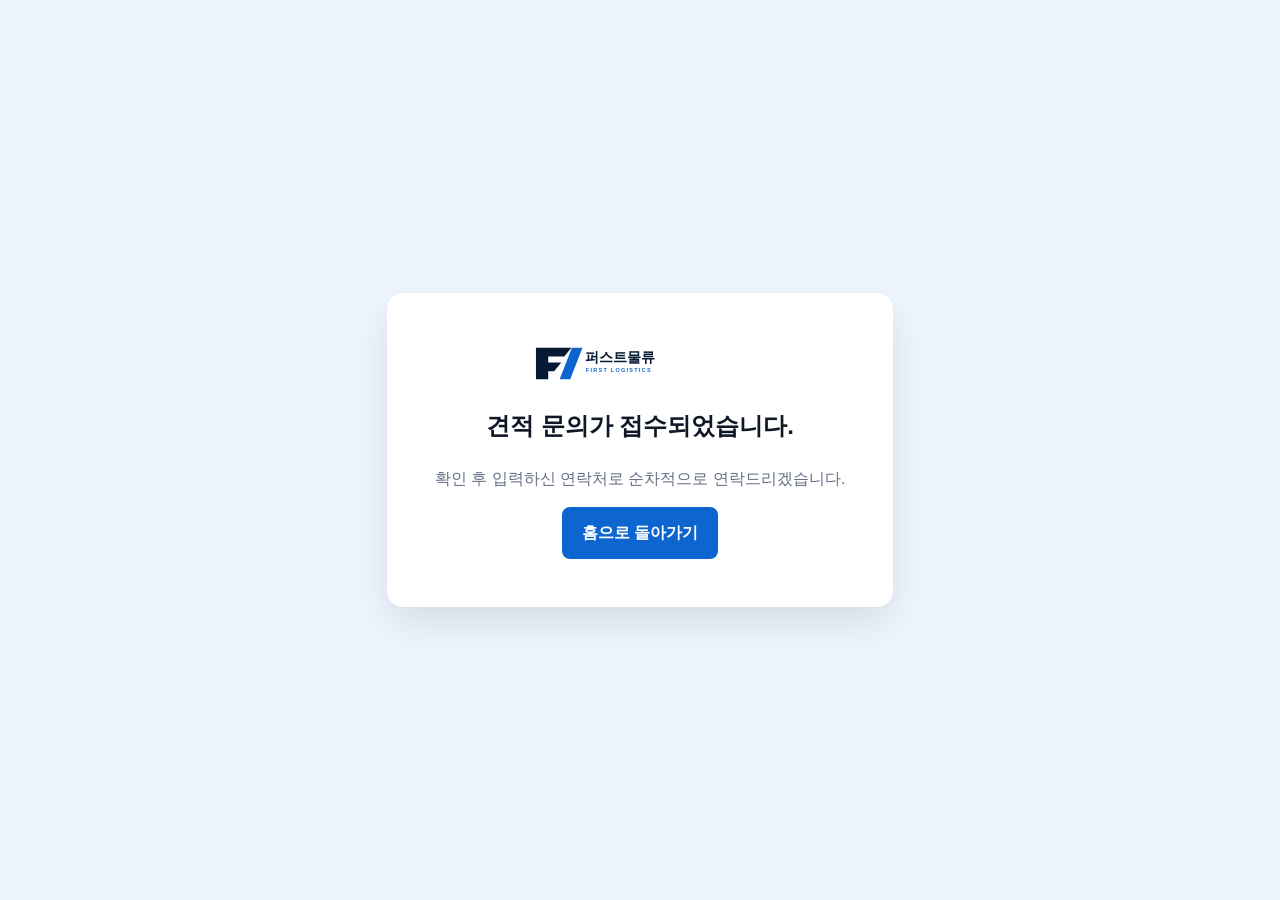
<file: thanks.html>
<!doctype html><html lang="ko"><head><meta charset="utf-8"><meta name="viewport" content="width=device-width,initial-scale=1"><title>견적 문의 접수 | 퍼스트물류</title><meta name="robots" content="noindex,nofollow"><link rel="canonical" href="https://firstlogis.co.kr/thanks.html"><link rel="stylesheet" href="css/style.css"><script async src="https://www.googletagmanager.com/gtag/js?id=G-6EL5B8HR0W"></script><script>window.dataLayer=window.dataLayer||[];function gtag(){dataLayer.push(arguments);}gtag('js',new Date());gtag('config','G-6EL5B8HR0W');</script></head><body data-track-page-event="quote_complete"><main style="min-height:100vh;display:grid;place-items:center;background:#eef5ff;padding:20px"><section style="text-align:center;background:white;padding:48px;border-radius:16px;box-shadow:0 16px 40px rgba(0,0,0,.1);max-width:540px"><img src="assets/logo.svg" alt="퍼스트물류" style="width:220px;margin:0 auto 24px"><h1>견적 문의가 접수되었습니다.</h1><p style="color:#667085">확인 후 입력하신 연락처로 순차적으로 연락드리겠습니다.</p><a href="index.html" class="btn btn-primary">홈으로 돌아가기</a></section></main><script src="js/analytics.js"></script><script type="text/javascript" src="//wcs.naver.net/wcslog.js"></script><script type="text/javascript">if(!wcs_add) var wcs_add = {};wcs_add["wa"] = "17b223d15bdab20";if(window.wcs) {wcs_do();}</script></body></html>
</file>
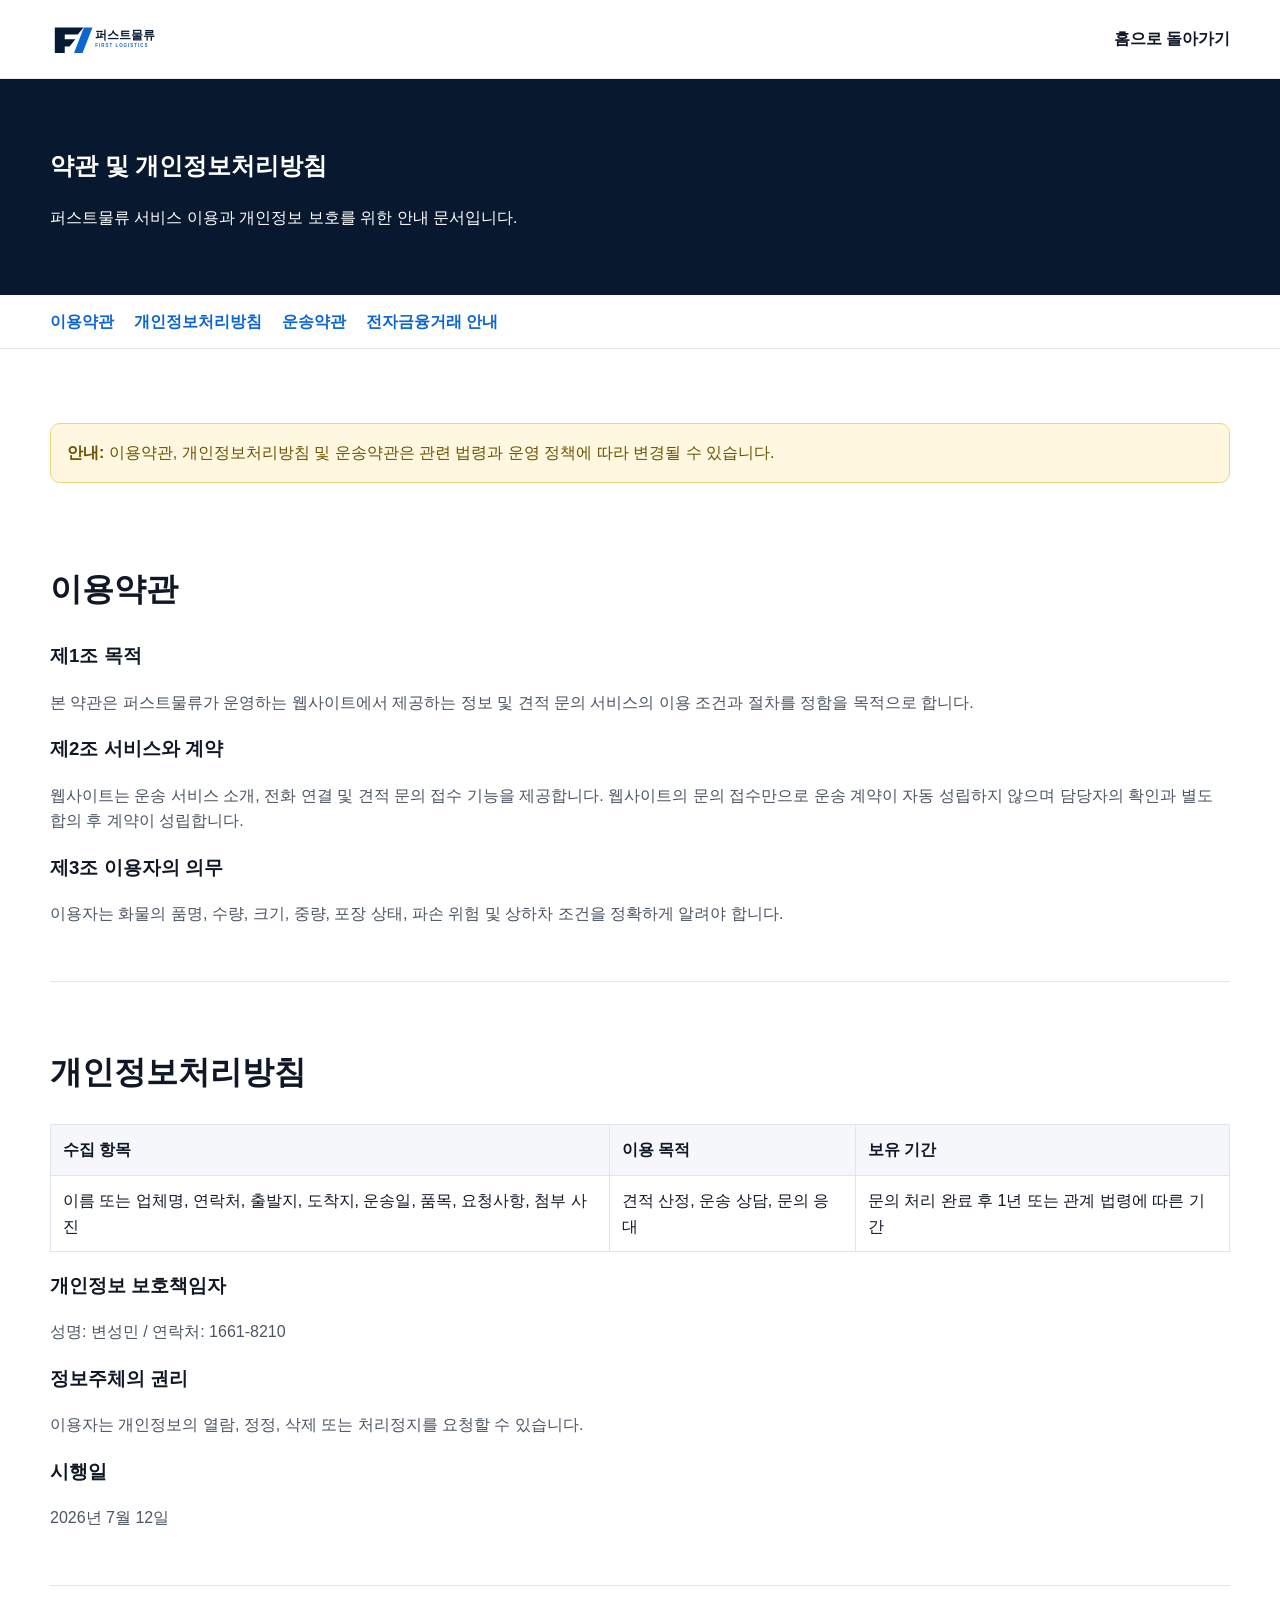
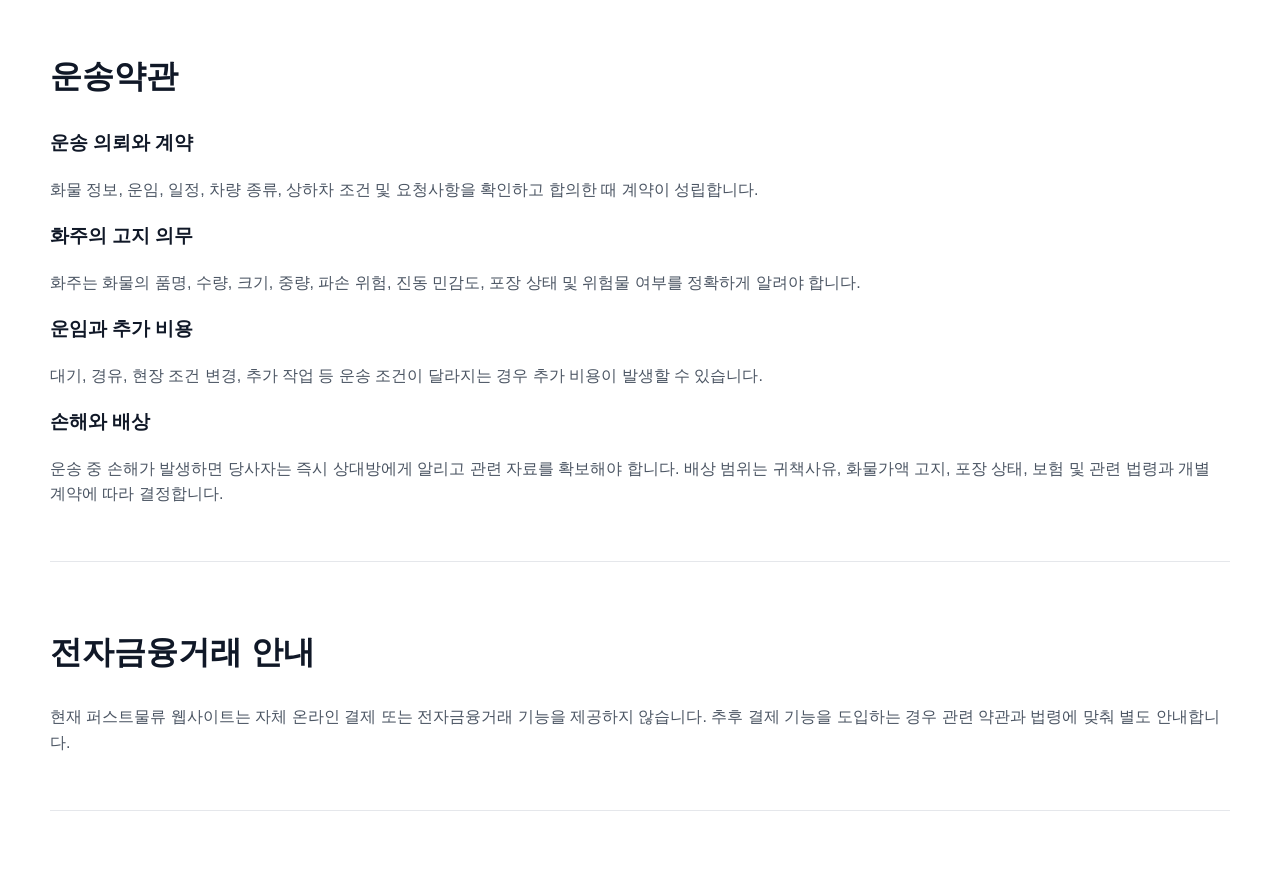
<file: docs/legal.html>
<!doctype html><html lang="ko"><head><meta charset="utf-8"><meta name="viewport" content="width=device-width,initial-scale=1"><title>약관 및 개인정보처리방침 | 퍼스트물류</title><meta name="description" content="퍼스트물류 이용약관, 개인정보처리방침, 운송약관 및 전자금융거래 안내입니다."><link rel="canonical" href="https://firstlogis.co.kr/docs/legal.html"><meta name="robots" content="index,follow"><link rel="stylesheet" href="../css/style.css"><script async src="https://www.googletagmanager.com/gtag/js?id=G-6EL5B8HR0W"></script><script>window.dataLayer=window.dataLayer||[];function gtag(){dataLayer.push(arguments);}gtag('js',new Date());gtag('config','G-6EL5B8HR0W');</script><style>.legal-hero{background:#07182f;color:#fff;padding:48px 0}.legal-nav{position:sticky;top:78px;background:#fff;border-bottom:1px solid #e2e8f0;z-index:10}.legal-nav .container{display:flex;gap:20px;flex-wrap:wrap;padding:14px 0}.legal-nav a{color:#0d66d0;font-weight:900}.legal-main{padding:58px 0}.legal-section{padding:38px 0;border-bottom:1px solid #e5e7eb}.legal-section h2{font-size:32px}.legal-section p,.legal-section li{color:#4b5563}.notice{background:#fff7df;border:1px solid #efd27b;border-radius:10px;padding:16px;color:#6b5200}.legal-table{width:100%;border-collapse:collapse}.legal-table th,.legal-table td{border:1px solid #dfe5ec;padding:12px;text-align:left}.legal-table th{background:#f5f7fa}</style></head><body>
<header class="site-header"><div class="container header-inner"><a class="brand" href="../index.html"><img src="../assets/logo.svg" alt="퍼스트물류"></a><a href="../index.html" style="margin-left:auto;font-weight:900">홈으로 돌아가기</a></div></header>
<section class="legal-hero"><div class="container"><h1>약관 및 개인정보처리방침</h1><p>퍼스트물류 서비스 이용과 개인정보 보호를 위한 안내 문서입니다.</p></div></section>
<nav class="legal-nav"><div class="container"><a href="#terms">이용약관</a><a href="#privacy">개인정보처리방침</a><a href="#transport">운송약관</a><a href="#finance">전자금융거래 안내</a></div></nav>
<main class="legal-main"><div class="container">
<p class="notice"><strong>안내:</strong> 이용약관, 개인정보처리방침 및 운송약관은 관련 법령과 운영 정책에 따라 변경될 수 있습니다.</p>
<section id="terms" class="legal-section"><h2>이용약관</h2><h3>제1조 목적</h3><p>본 약관은 퍼스트물류가 운영하는 웹사이트에서 제공하는 정보 및 견적 문의 서비스의 이용 조건과 절차를 정함을 목적으로 합니다.</p><h3>제2조 서비스와 계약</h3><p>웹사이트는 운송 서비스 소개, 전화 연결 및 견적 문의 접수 기능을 제공합니다. 웹사이트의 문의 접수만으로 운송 계약이 자동 성립하지 않으며 담당자의 확인과 별도 합의 후 계약이 성립합니다.</p><h3>제3조 이용자의 의무</h3><p>이용자는 화물의 품명, 수량, 크기, 중량, 포장 상태, 파손 위험 및 상하차 조건을 정확하게 알려야 합니다.</p></section>
<section id="privacy" class="legal-section"><h2>개인정보처리방침</h2><table class="legal-table"><tr><th>수집 항목</th><th>이용 목적</th><th>보유 기간</th></tr><tr><td>이름 또는 업체명, 연락처, 출발지, 도착지, 운송일, 품목, 요청사항, 첨부 사진</td><td>견적 산정, 운송 상담, 문의 응대</td><td>문의 처리 완료 후 1년 또는 관계 법령에 따른 기간</td></tr></table><h3>개인정보 보호책임자</h3><p>성명: 변성민 / 연락처: 1661-8210</p><h3>정보주체의 권리</h3><p>이용자는 개인정보의 열람, 정정, 삭제 또는 처리정지를 요청할 수 있습니다.</p><h3>시행일</h3><p>2026년 7월 12일</p></section>
<section id="transport" class="legal-section"><h2>운송약관</h2><h3>운송 의뢰와 계약</h3><p>화물 정보, 운임, 일정, 차량 종류, 상하차 조건 및 요청사항을 확인하고 합의한 때 계약이 성립합니다.</p><h3>화주의 고지 의무</h3><p>화주는 화물의 품명, 수량, 크기, 중량, 파손 위험, 진동 민감도, 포장 상태 및 위험물 여부를 정확하게 알려야 합니다.</p><h3>운임과 추가 비용</h3><p>대기, 경유, 현장 조건 변경, 추가 작업 등 운송 조건이 달라지는 경우 추가 비용이 발생할 수 있습니다.</p><h3>손해와 배상</h3><p>운송 중 손해가 발생하면 당사자는 즉시 상대방에게 알리고 관련 자료를 확보해야 합니다. 배상 범위는 귀책사유, 화물가액 고지, 포장 상태, 보험 및 관련 법령과 개별 계약에 따라 결정합니다.</p></section>
<section id="finance" class="legal-section"><h2>전자금융거래 안내</h2><p>현재 퍼스트물류 웹사이트는 자체 온라인 결제 또는 전자금융거래 기능을 제공하지 않습니다. 추후 결제 기능을 도입하는 경우 관련 약관과 법령에 맞춰 별도 안내합니다.</p></section>
</div></main><script src="../js/analytics.js"></script><script type="text/javascript" src="//wcs.naver.net/wcslog.js"></script><script type="text/javascript">if(!wcs_add) var wcs_add = {};wcs_add["wa"] = "17b223d15bdab20";if(window.wcs) {wcs_do();}</script></body></html>
</file>
<file: css/style.css>
*{box-sizing:border-box}html{scroll-behavior:smooth}body{margin:0;font-family:Pretendard,-apple-system,BlinkMacSystemFont,"Segoe UI","Noto Sans KR",sans-serif;color:#101827;background:#fff;line-height:1.6}body.modal-open{overflow:hidden}img{display:block;max-width:100%}a{text-decoration:none;color:inherit}button,input,textarea{font:inherit}.container{width:min(1180px,calc(100% - 40px));margin-inline:auto}.skip-link{position:absolute;left:-9999px}.skip-link:focus{left:16px;top:16px;background:#fff;padding:10px;z-index:999}.site-header{position:sticky;top:0;z-index:60;background:rgba(255,255,255,.97);backdrop-filter:blur(12px);border-bottom:1px solid #e8edf4}.header-inner{min-height:78px;display:flex;align-items:center;gap:24px}.brand img{width:178px}.main-nav{display:flex;align-items:center;gap:20px;margin-left:auto}.main-nav a,.main-nav button{font-size:14px;font-weight:800;border:0;background:none;padding:8px 0;cursor:pointer;color:#172033}.nav-disabled{position:relative}.nav-disabled:after{content:"준비중";display:block;font-size:9px;color:#0d66d0}.header-phone{display:flex;flex-direction:column;align-items:center;border-left:1px solid #dbe3ee;padding-left:20px;min-width:190px}.header-phone>span{font-size:11px;color:#697587}.header-phone a{font-size:34px;line-height:1.05;font-weight:900;color:#0d5fbe;letter-spacing:-.02em}.header-phone small{font-size:14px;font-weight:800;color:#16284c}.btn{display:inline-flex;align-items:center;justify-content:center;border:0;border-radius:8px;padding:13px 20px;font-weight:900;cursor:pointer}.btn-primary{background:#0d66d0;color:#fff}.btn-dark{background:#07182f;color:#fff}.btn-block{width:100%}.menu-toggle{display:none;border:0;background:none;padding:8px}.menu-toggle span{display:block;width:24px;height:2px;background:#101827;margin:5px}.hero{height:610px;position:relative;overflow:hidden;background:#07182f}.hero-media{position:absolute;inset:0;background:url("../assets/hero-truck.webp") 68% center/cover no-repeat}.hero-overlay{position:absolute;inset:0;background:linear-gradient(90deg,rgba(248,251,255,.98) 0%,rgba(248,251,255,.94) 37%,rgba(248,251,255,.20) 69%,rgba(248,251,255,0) 100%)}.hero-content{position:relative;z-index:2;padding-top:76px}.eyebrow{font-weight:900;font-size:17px;color:#1b2b49}.hero h1{font-size:clamp(48px,6vw,74px);line-height:1.08;letter-spacing:-.05em;margin:18px 0}.hero h1 strong{color:#0d5fbe}.hero-partner{font-size:24px;font-weight:900;color:#0d5fbe;margin:0 0 14px}.hero-sub{font-size:21px;font-weight:800;line-height:1.5}.hero-actions{display:flex;gap:14px;margin-top:26px}.phone-card,.quote-card{border:0;border-radius:12px;min-width:235px;padding:18px 22px;display:flex;flex-direction:column;align-items:center;justify-content:center;cursor:pointer;box-shadow:0 12px 25px rgba(12,55,112,.13)}.phone-card{background:#0d66d0;color:#fff}.phone-card>span,.quote-card>span{font-weight:900}.phone-card strong{font-size:41px;line-height:1.12;letter-spacing:-.03em}.phone-card small{font-size:16px;font-weight:900}.quote-card{background:#fff;color:#07182f;border:1px solid #d8e0eb}.quote-card strong{font-size:19px}.floating-actions{position:fixed;right:16px;top:27%;z-index:55;width:104px;border-radius:14px;overflow:hidden;box-shadow:0 16px 35px rgba(0,0,0,.22)}.floating-actions a,.floating-actions button{width:100%;border:0;display:flex;flex-direction:column;align-items:center;padding:15px 7px;cursor:pointer;border-bottom:1px solid rgba(255,255,255,.14)}.float-phone{background:#0d66d0;color:#fff}.float-phone b,.floating-actions button b{font-size:24px}.float-phone span,.floating-actions button span,.float-top span{font-size:12px;font-weight:900}.float-phone strong{font-size:17px}.float-phone small,.floating-actions button small{font-size:10px;font-weight:800}.float-kakao{background:#fee500;color:#181600}.float-quote{background:#fff;color:#07182f}.float-top{background:#07182f;color:#fff}.section{padding:90px 0}.section-heading{text-align:center;max-width:760px;margin:0 auto 42px}.section-heading.left{text-align:left;margin:0 0 36px}.section-heading span,.quote-copy>span,.why-intro>span{font-size:12px;font-weight:900;color:#0d66d0;letter-spacing:.13em}.section-heading h2,.quote-copy h2,.why-intro h2{font-size:clamp(32px,4vw,48px);line-height:1.2;letter-spacing:-.04em;margin:8px 0 12px}.section-heading p,.quote-copy p{color:#667085}.service-grid{display:grid;grid-template-columns:repeat(5,1fr);gap:15px}.service-card{border:1px solid #e1e7ef;border-radius:14px;overflow:hidden;background:#fff;box-shadow:0 8px 22px rgba(15,40,80,.06);transition:.2s}.service-card:hover{transform:translateY(-4px);box-shadow:0 16px 30px rgba(15,40,80,.10)}.service-card img{width:100%;height:175px;object-fit:cover;object-position:center}.service-card div{padding:20px 16px 24px;text-align:center}.service-card h3{font-size:20px;margin:0 0 8px}.service-card p{font-size:14px;color:#657183;margin:0}.why-section{background:linear-gradient(90deg,#061529,#07315b);color:#fff}.why-grid{display:grid;grid-template-columns:1.45fr repeat(5,1fr);gap:20px}.why-intro h2 strong{color:#48a6ff}.why-intro p,.why-item p{color:#c6d2e1;font-size:13px}.why-item b{color:#5ab0ff}.why-item h3{font-size:17px;margin:12px 0 8px}.process-grid{display:grid;grid-template-columns:repeat(7,1fr);gap:12px}.process-grid>div{text-align:center;position:relative}.process-grid>div:not(:last-child):after{content:"→";position:absolute;right:-11px;top:48px;color:#0d66d0;font-weight:900}.process-grid em{font-size:11px;color:#9ca6b4}.process-grid i{width:68px;height:68px;border:1px solid #dce3ec;border-radius:50%;display:grid;place-items:center;margin:8px auto 12px;color:#0d66d0;font-style:normal;font-size:25px}.process-grid h3{font-size:15px;margin:0 0 7px}.process-grid p{font-size:12px;color:#6b7280}.cases-section{background:#f6f8fb}.case-grid{display:grid;grid-template-columns:repeat(3,1fr);gap:16px}.case-grid article{background:#fff;border:1px solid #e2e8f0;border-radius:12px;padding:24px}.case-grid h3{margin:0 0 8px}.case-grid p{color:#687386;margin:0}.faq-layout{display:grid;grid-template-columns:320px 1fr;gap:50px}.faq-list details{border-bottom:1px solid #dfe5ec;padding:19px 0}.faq-list summary{font-weight:900;cursor:pointer}.faq-list p{color:#667085}.quote-section{background:linear-gradient(135deg,#edf4ff,#fff)}.quote-layout{display:grid;grid-template-columns:.9fr 1.1fr;gap:50px}.quote-form,.modal-panel form{background:#fff;border:1px solid #dfe6ef;border-radius:14px;padding:28px;box-shadow:0 14px 32px rgba(20,55,100,.08)}.form-row{display:grid;grid-template-columns:1fr 1fr;gap:13px}.quote-form label,.modal-panel label{display:block;font-size:13px;font-weight:900;margin-bottom:14px}.quote-form input,.quote-form textarea,.modal-panel input,.modal-panel textarea{width:100%;margin-top:7px;border:1px solid #d4dce7;border-radius:8px;padding:12px;background:#fff}.upload-box{border:1px dashed #aebbd0;border-radius:10px;padding:14px;background:#f8fbff}.upload-box input{border:0;padding:5px 0}.upload-box small{display:block;color:#6d7888;font-weight:500}.agree{display:flex!important;align-items:center;gap:8px}.agree input{width:auto!important;margin:0!important}.agree a{color:#0d66d0;text-decoration:underline}.hidden-field{position:absolute;left:-9999px}.site-footer{background:#07182f;color:#fff}.footer-main{display:grid;grid-template-columns:1fr 1.55fr .8fr;gap:48px;padding:56px 0}.footer-brand img{width:190px}.footer-brand p{color:#bdc8d6}.footer-brand strong{display:block;font-size:33px;color:#57adff}.footer-brand span{font-weight:900}.company-info h3,.footer-links h3{font-size:13px;letter-spacing:.1em}.company-info dl{margin:0}.company-info dl div{display:grid;grid-template-columns:110px 1fr;margin:8px 0}.company-info dt{font-weight:900}.company-info dd{margin:0;color:#bdc8d6}.company-info a{color:#57adff;font-weight:900}.footer-links{display:flex;flex-direction:column;gap:9px}.footer-links button{border:0;background:none;color:#bdc8d6;text-align:left;padding:0;cursor:pointer}.footer-bottom{border-top:1px solid rgba(255,255,255,.12);padding:18px 0}.footer-bottom .container{display:flex;justify-content:space-between;color:#94a3b8;font-size:12px}.mobile-actions{display:none}.modal{position:fixed;inset:0;z-index:100;display:none}.modal.open{display:block}.modal-backdrop{position:absolute;inset:0;background:rgba(2,10,24,.7);backdrop-filter:blur(4px)}.modal-panel{position:relative;width:min(620px,calc(100% - 28px));max-height:92vh;overflow:auto;margin:4vh auto;background:#fff;border-radius:16px;padding:26px;box-shadow:0 30px 80px rgba(0,0,0,.35)}.modal-panel>p{color:#667085}.modal-panel form{box-shadow:none;border:0;padding:0}.modal-close{position:absolute;right:18px;top:14px;border:0;background:none;font-size:30px;cursor:pointer}.toast{position:fixed;right:20px;bottom:20px;background:#07182f;color:#fff;padding:12px 16px;border-radius:8px;opacity:0;transform:translateY(10px);transition:.2s;z-index:110}.toast.show{opacity:1;transform:none}

@media(max-width:1050px){.main-nav{display:none;position:absolute;top:78px;left:0;right:0;background:#fff;padding:20px;flex-direction:column;border-bottom:1px solid #dfe5ec}.main-nav.open{display:flex}.menu-toggle{display:block;margin-left:auto}.header-phone,.header-inner>.btn{display:none}.floating-actions{display:none}.service-grid{grid-template-columns:repeat(2,1fr)}.service-card:last-child{grid-column:1/-1}.why-grid{grid-template-columns:repeat(3,1fr)}.why-intro{grid-column:1/-1}.process-grid{grid-template-columns:repeat(4,1fr)}.process-grid>div:nth-child(4):after{display:none}.faq-layout,.quote-layout{grid-template-columns:1fr}.footer-main{grid-template-columns:1fr 1fr}.footer-links{grid-column:1/-1}.mobile-actions{display:grid;grid-template-columns:repeat(3,1fr);position:fixed;left:0;right:0;bottom:0;z-index:80}.mobile-actions a,.mobile-actions button{border:0;padding:11px 6px;text-align:center;color:#fff;background:#0d66d0;display:flex;flex-direction:column;font-size:12px}.mobile-actions button:nth-child(2){background:#fee500;color:#111}.mobile-actions button:nth-child(3){background:#07182f}.mobile-actions span{font-size:10px}.footer-bottom{padding-bottom:68px}}
@media(max-width:680px){.container{width:calc(100% - 28px)}.hero{height:650px}.hero-media{background-position:64% center}.hero-overlay{background:linear-gradient(90deg,rgba(248,251,255,.98) 0%,rgba(248,251,255,.88) 58%,rgba(248,251,255,.18) 100%)}.hero-content{padding-top:58px}.hero h1{font-size:45px}.eyebrow{font-size:15px}.hero-partner{font-size:20px}.hero-sub{font-size:18px}.hero-actions{flex-direction:column;width:270px}.phone-card,.quote-card{min-width:0}.phone-card strong{font-size:38px}.service-grid{grid-template-columns:1fr}.service-card:last-child{grid-column:auto}.why-grid{grid-template-columns:1fr}.process-grid{grid-template-columns:repeat(2,1fr)}.process-grid>div:after{display:none!important}.case-grid{grid-template-columns:1fr}.form-row{grid-template-columns:1fr}.footer-main{grid-template-columns:1fr}.company-info dl div{grid-template-columns:95px 1fr}.footer-bottom .container{flex-direction:column}.modal-panel{padding:20px}}

/* V1.0.2 text refinements */
.why-intro h2{word-break:keep-all;max-width:360px}
.quote-copy h2{word-break:keep-all;max-width:620px}
.quote-copy>span{font-size:13px}
@media(max-width:680px){
  .why-intro h2{max-width:none}
  .quote-copy h2{max-width:none}
}

/* Keep the footer Kakao link visually identical to the existing CTA buttons. */
.footer-links .kakao-link{border:0;background:none;color:#bdc8d6;text-align:left;padding:0;cursor:pointer}
.upload-box{margin:0 0 14px}.upload-box legend{font-size:13px;font-weight:900;padding:0 4px}.upload-box .file-error{color:#b42318;min-height:1.6em}.upload-box .file-error:empty{display:none}
.form-status{margin:12px 0 0;font-size:14px;font-weight:800;white-space:pre-line}.form-status.is-success{color:#087443}.form-status.is-error{color:#b42318}.btn[disabled]{cursor:wait;opacity:.72}
.floating-actions .float-kakao b{font-size:24px}
.floating-actions .float-kakao span{font-size:12px;font-weight:900}
.floating-actions .float-kakao small{font-size:10px;font-weight:800}
.kakao-quote-layout{display:block;max-width:900px;text-align:center}.kakao-quote-layout .quote-copy{padding:56px 48px;border:1px solid #dfe6ef;border-radius:18px;background:#fff;box-shadow:0 14px 32px rgba(20,55,100,.08)}.kakao-quote-layout .quote-copy h2{max-width:none}.kakao-guide{font-size:17px;word-break:keep-all}.quote-cta-buttons{display:flex;justify-content:center;gap:12px;margin-top:26px}.mobile-actions{grid-template-columns:repeat(2,1fr)!important}.mobile-actions a:nth-child(2){background:#fee500;color:#111}
@media(max-width:680px){.kakao-quote-layout .quote-copy{padding:38px 20px}.kakao-guide{font-size:15px}.quote-cta-buttons{flex-direction:column}.quote-cta-buttons .btn{width:100%}}


/* V1.0.4 layout refinements */
.hero-content{
  padding-top:118px;
  max-width:620px;
}
.hero .eyebrow{
  font-size:21px;
  margin-bottom:18px;
}
.hero-partner{
  font-size:34px;
  line-height:1.2;
  margin:0 0 22px;
}
.hero-sub{
  font-size:25px;
  line-height:1.55;
  margin-bottom:0;
}
.hero-actions{
  margin-top:34px;
  gap:18px;
}
.phone-card,
.quote-card{
  min-width:290px;
  min-height:150px;
  padding:24px 28px;
  border-radius:14px;
}
.phone-card strong{
  font-size:48px;
}
.phone-card small{
  font-size:18px;
}
.quote-card strong{
  font-size:23px;
}
.why-grid{
  grid-template-columns:1.8fr repeat(5,1fr);
}
.why-intro h2{
  max-width:430px;
  word-break:keep-all;
}
.why-intro p{
  max-width:430px;
}
.quote-copy h2{
  max-width:700px;
  word-break:keep-all;
}

@media(max-width:1050px){
  .hero-content{
    max-width:560px;
  }
  .phone-card,
  .quote-card{
    min-width:260px;
  }
  .why-grid{
    grid-template-columns:repeat(3,1fr);
  }
  .why-intro{
    grid-column:1/-1;
  }
}

@media(max-width:680px){
  .hero{
    height:620px;
  }
  .hero-content{
    padding-top:82px;
    max-width:none;
  }
  .hero .eyebrow{
    font-size:17px;
  }
  .hero-partner{
    font-size:29px;
  }
  .hero-sub{
    font-size:20px;
  }
  .hero-actions{
    width:100%;
  }
  .phone-card,
  .quote-card{
    width:100%;
    min-width:0;
    min-height:125px;
  }
  .phone-card strong{
    font-size:42px;
  }
  .why-intro h2,
  .why-intro p,
  .quote-copy h2{
    max-width:none;
  }
}


/* V1.4.1 address and quote typography refinements */
.quote-layout{
  align-items:center;
}
.quote-copy{
  max-width:610px;
}
.quote-copy h2{
  max-width:610px;
  margin:12px 0 18px;
  font-size:clamp(34px,3.4vw,48px);
  line-height:1.28;
  letter-spacing:-0.035em;
  word-break:keep-all;
  text-wrap:balance;
}
.quote-copy p{
  max-width:590px;
  margin:0 0 24px;
  font-size:17px;
  line-height:1.75;
  word-break:keep-all;
}
.quote-copy .btn{
  min-width:240px;
  min-height:58px;
  font-size:19px;
}
.company-info dd{
  word-break:keep-all;
}
.company-info dl div{
  align-items:start;
}

@media(max-width:1050px){
  .quote-layout{
    grid-template-columns:1fr;
    gap:32px;
  }
  .quote-copy{
    max-width:none;
  }
  .quote-copy h2,
  .quote-copy p{
    max-width:none;
  }
}

@media(max-width:680px){
  .quote-section{
    padding-top:64px;
    padding-bottom:64px;
  }
  .quote-copy h2{
    font-size:32px;
    line-height:1.32;
    letter-spacing:-0.03em;
  }
  .quote-copy p{
    font-size:16px;
    line-height:1.7;
  }
  .quote-copy .btn{
    width:100%;
    min-width:0;
    min-height:54px;
    font-size:18px;
  }
}
</file>
